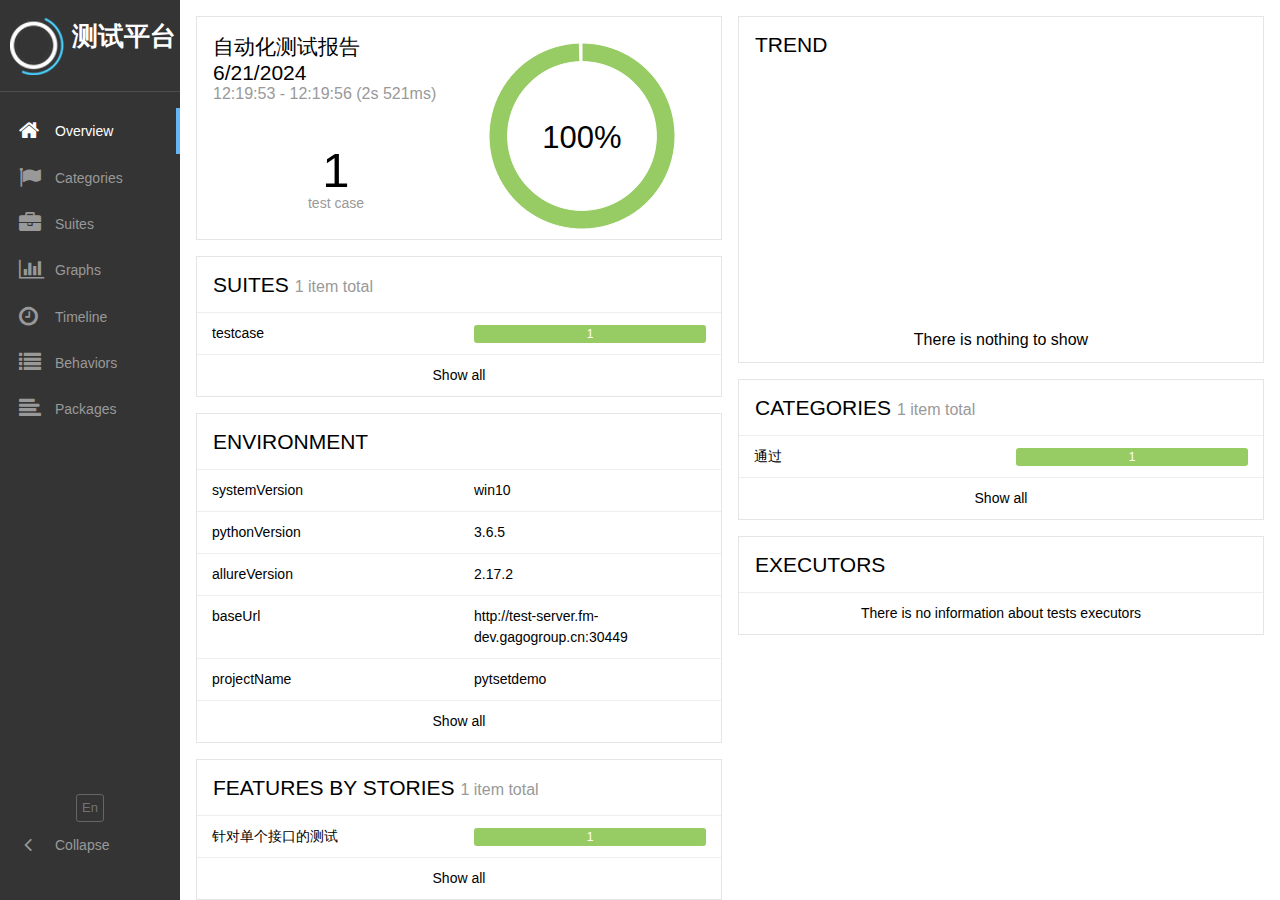
<file: report/index.html>
<!DOCTYPE html>
<html dir="ltr">
<head>
    <meta charset="utf-8">
    <title>自动化测试报告</title>
    <link rel="favicon" href="favicon.ico?v=2">
    <link rel="stylesheet" type="text/css" href="styles.css">
        <link rel="stylesheet" href="plugins/screen-diff/styles.css">
    <link rel="stylesheet" href="plugins/custom-logo/styles.css">
</head>
<body>
<div id="alert"></div>
<div id="content">
    <span class="spinner">
        <span class="spinner__circle"></span>
    </span>
</div>
<div id="popup"></div>
<script src="app.js"></script>
    <script src="plugins/behaviors/index.js"></script>
    <script src="plugins/packages/index.js"></script>
    <script src="plugins/screen-diff/index.js"></script>
</body>
</html>
</file>
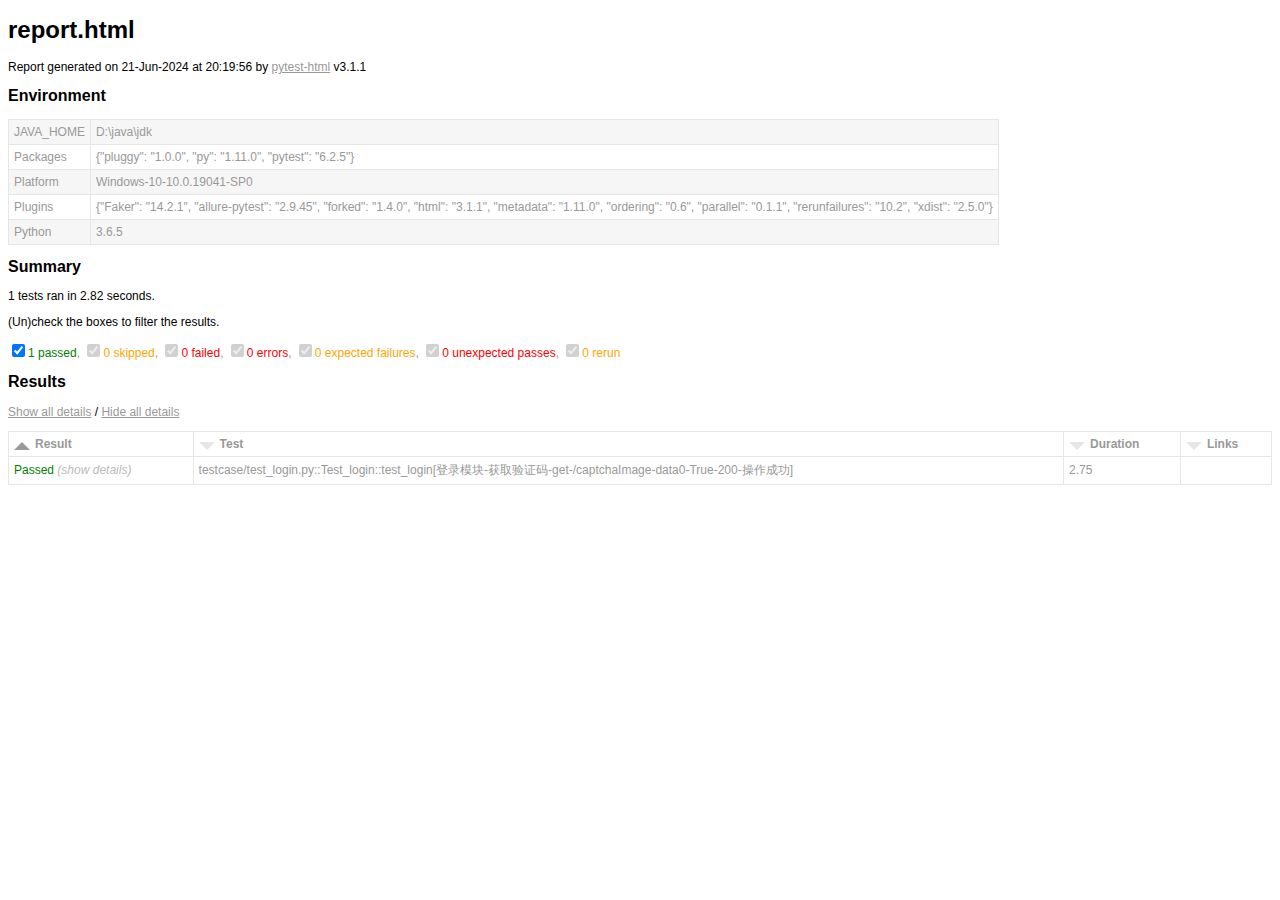
<file: html_report/report.html>
<!DOCTYPE html>
<html>
  <head>
    <meta charset="utf-8"/>
    <title>Test Report</title>
    <link href="assets/style.css" rel="stylesheet" type="text/css"/></head>
  <body onLoad="init()">
    <script>/* This Source Code Form is subject to the terms of the Mozilla Public
 * License, v. 2.0. If a copy of the MPL was not distributed with this file,
 * You can obtain one at http://mozilla.org/MPL/2.0/. */


function toArray(iter) {
    if (iter === null) {
        return null;
    }
    return Array.prototype.slice.call(iter);
}

function find(selector, elem) { // eslint-disable-line no-redeclare
    if (!elem) {
        elem = document;
    }
    return elem.querySelector(selector);
}

function findAll(selector, elem) {
    if (!elem) {
        elem = document;
    }
    return toArray(elem.querySelectorAll(selector));
}

function sortColumn(elem) {
    toggleSortStates(elem);
    const colIndex = toArray(elem.parentNode.childNodes).indexOf(elem);
    let key;
    if (elem.classList.contains('result')) {
        key = keyResult;
    } else if (elem.classList.contains('links')) {
        key = keyLink;
    } else {
        key = keyAlpha;
    }
    sortTable(elem, key(colIndex));
}

function showAllExtras() { // eslint-disable-line no-unused-vars
    findAll('.col-result').forEach(showExtras);
}

function hideAllExtras() { // eslint-disable-line no-unused-vars
    findAll('.col-result').forEach(hideExtras);
}

function showExtras(colresultElem) {
    const extras = colresultElem.parentNode.nextElementSibling;
    const expandcollapse = colresultElem.firstElementChild;
    extras.classList.remove('collapsed');
    expandcollapse.classList.remove('expander');
    expandcollapse.classList.add('collapser');
}

function hideExtras(colresultElem) {
    const extras = colresultElem.parentNode.nextElementSibling;
    const expandcollapse = colresultElem.firstElementChild;
    extras.classList.add('collapsed');
    expandcollapse.classList.remove('collapser');
    expandcollapse.classList.add('expander');
}

function showFilters() {
    const filterItems = document.getElementsByClassName('filter');
    for (let i = 0; i < filterItems.length; i++)
        filterItems[i].hidden = false;
}

function addCollapse() {
    // Add links for show/hide all
    const resulttable = find('table#results-table');
    const showhideall = document.createElement('p');
    showhideall.innerHTML = '<a href="javascript:showAllExtras()">Show all details</a> / ' +
                            '<a href="javascript:hideAllExtras()">Hide all details</a>';
    resulttable.parentElement.insertBefore(showhideall, resulttable);

    // Add show/hide link to each result
    findAll('.col-result').forEach(function(elem) {
        const collapsed = getQueryParameter('collapsed') || 'Passed';
        const extras = elem.parentNode.nextElementSibling;
        const expandcollapse = document.createElement('span');
        if (extras.classList.contains('collapsed')) {
            expandcollapse.classList.add('expander');
        } else if (collapsed.includes(elem.innerHTML)) {
            extras.classList.add('collapsed');
            expandcollapse.classList.add('expander');
        } else {
            expandcollapse.classList.add('collapser');
        }
        elem.appendChild(expandcollapse);

        elem.addEventListener('click', function(event) {
            if (event.currentTarget.parentNode.nextElementSibling.classList.contains('collapsed')) {
                showExtras(event.currentTarget);
            } else {
                hideExtras(event.currentTarget);
            }
        });
    });
}

function getQueryParameter(name) {
    const match = RegExp('[?&]' + name + '=([^&]*)').exec(window.location.search);
    return match && decodeURIComponent(match[1].replace(/\+/g, ' '));
}

function init () { // eslint-disable-line no-unused-vars
    resetSortHeaders();

    addCollapse();

    showFilters();

    sortColumn(find('.initial-sort'));

    findAll('.sortable').forEach(function(elem) {
        elem.addEventListener('click',
            function() {
                sortColumn(elem);
            }, false);
    });
}

function sortTable(clicked, keyFunc) {
    const rows = findAll('.results-table-row');
    const reversed = !clicked.classList.contains('asc');
    const sortedRows = sort(rows, keyFunc, reversed);
    /* Whole table is removed here because browsers acts much slower
     * when appending existing elements.
     */
    const thead = document.getElementById('results-table-head');
    document.getElementById('results-table').remove();
    const parent = document.createElement('table');
    parent.id = 'results-table';
    parent.appendChild(thead);
    sortedRows.forEach(function(elem) {
        parent.appendChild(elem);
    });
    document.getElementsByTagName('BODY')[0].appendChild(parent);
}

function sort(items, keyFunc, reversed) {
    const sortArray = items.map(function(item, i) {
        return [keyFunc(item), i];
    });

    sortArray.sort(function(a, b) {
        const keyA = a[0];
        const keyB = b[0];

        if (keyA == keyB) return 0;

        if (reversed) {
            return keyA < keyB ? 1 : -1;
        } else {
            return keyA > keyB ? 1 : -1;
        }
    });

    return sortArray.map(function(item) {
        const index = item[1];
        return items[index];
    });
}

function keyAlpha(colIndex) {
    return function(elem) {
        return elem.childNodes[1].childNodes[colIndex].firstChild.data.toLowerCase();
    };
}

function keyLink(colIndex) {
    return function(elem) {
        const dataCell = elem.childNodes[1].childNodes[colIndex].firstChild;
        return dataCell == null ? '' : dataCell.innerText.toLowerCase();
    };
}

function keyResult(colIndex) {
    return function(elem) {
        const strings = ['Error', 'Failed', 'Rerun', 'XFailed', 'XPassed',
            'Skipped', 'Passed'];
        return strings.indexOf(elem.childNodes[1].childNodes[colIndex].firstChild.data);
    };
}

function resetSortHeaders() {
    findAll('.sort-icon').forEach(function(elem) {
        elem.parentNode.removeChild(elem);
    });
    findAll('.sortable').forEach(function(elem) {
        const icon = document.createElement('div');
        icon.className = 'sort-icon';
        icon.textContent = 'vvv';
        elem.insertBefore(icon, elem.firstChild);
        elem.classList.remove('desc', 'active');
        elem.classList.add('asc', 'inactive');
    });
}

function toggleSortStates(elem) {
    //if active, toggle between asc and desc
    if (elem.classList.contains('active')) {
        elem.classList.toggle('asc');
        elem.classList.toggle('desc');
    }

    //if inactive, reset all other functions and add ascending active
    if (elem.classList.contains('inactive')) {
        resetSortHeaders();
        elem.classList.remove('inactive');
        elem.classList.add('active');
    }
}

function isAllRowsHidden(value) {
    return value.hidden == false;
}

function filterTable(elem) { // eslint-disable-line no-unused-vars
    const outcomeAtt = 'data-test-result';
    const outcome = elem.getAttribute(outcomeAtt);
    const classOutcome = outcome + ' results-table-row';
    const outcomeRows = document.getElementsByClassName(classOutcome);

    for(let i = 0; i < outcomeRows.length; i++){
        outcomeRows[i].hidden = !elem.checked;
    }

    const rows = findAll('.results-table-row').filter(isAllRowsHidden);
    const allRowsHidden = rows.length == 0 ? true : false;
    const notFoundMessage = document.getElementById('not-found-message');
    notFoundMessage.hidden = !allRowsHidden;
}
</script>
    <h1>report.html</h1>
    <p>Report generated on 21-Jun-2024 at 20:19:56 by <a href="https://pypi.python.org/pypi/pytest-html">pytest-html</a> v3.1.1</p>
    <h2>Environment</h2>
    <table id="environment">
      <tr>
        <td>JAVA_HOME</td>
        <td>D:\java\jdk</td></tr>
      <tr>
        <td>Packages</td>
        <td>{"pluggy": "1.0.0", "py": "1.11.0", "pytest": "6.2.5"}</td></tr>
      <tr>
        <td>Platform</td>
        <td>Windows-10-10.0.19041-SP0</td></tr>
      <tr>
        <td>Plugins</td>
        <td>{"Faker": "14.2.1", "allure-pytest": "2.9.45", "forked": "1.4.0", "html": "3.1.1", "metadata": "1.11.0", "ordering": "0.6", "parallel": "0.1.1", "rerunfailures": "10.2", "xdist": "2.5.0"}</td></tr>
      <tr>
        <td>Python</td>
        <td>3.6.5</td></tr></table>
    <h2>Summary</h2>
    <p>1 tests ran in 2.82 seconds. </p>
    <p class="filter" hidden="true">(Un)check the boxes to filter the results.</p><input checked="true" class="filter" data-test-result="passed" hidden="true" name="filter_checkbox" onChange="filterTable(this)" type="checkbox"/><span class="passed">1 passed</span>, <input checked="true" class="filter" data-test-result="skipped" disabled="true" hidden="true" name="filter_checkbox" onChange="filterTable(this)" type="checkbox"/><span class="skipped">0 skipped</span>, <input checked="true" class="filter" data-test-result="failed" disabled="true" hidden="true" name="filter_checkbox" onChange="filterTable(this)" type="checkbox"/><span class="failed">0 failed</span>, <input checked="true" class="filter" data-test-result="error" disabled="true" hidden="true" name="filter_checkbox" onChange="filterTable(this)" type="checkbox"/><span class="error">0 errors</span>, <input checked="true" class="filter" data-test-result="xfailed" disabled="true" hidden="true" name="filter_checkbox" onChange="filterTable(this)" type="checkbox"/><span class="xfailed">0 expected failures</span>, <input checked="true" class="filter" data-test-result="xpassed" disabled="true" hidden="true" name="filter_checkbox" onChange="filterTable(this)" type="checkbox"/><span class="xpassed">0 unexpected passes</span>, <input checked="true" class="filter" data-test-result="rerun" disabled="true" hidden="true" name="filter_checkbox" onChange="filterTable(this)" type="checkbox"/><span class="rerun">0 rerun</span>
    <h2>Results</h2>
    <table id="results-table">
      <thead id="results-table-head">
        <tr>
          <th class="sortable result initial-sort" col="result">Result</th>
          <th class="sortable" col="name">Test</th>
          <th class="sortable" col="duration">Duration</th>
          <th class="sortable links" col="links">Links</th></tr>
        <tr hidden="true" id="not-found-message">
          <th colspan="4">No results found. Try to check the filters</th></tr></thead>
      <tbody class="passed results-table-row">
        <tr>
          <td class="col-result">Passed</td>
          <td class="col-name">testcase/test_login.py::Test_login::test_login[登录模块-获取验证码-get-/captchaImage-data0-True-200-操作成功]</td>
          <td class="col-duration">2.75</td>
          <td class="col-links"></td></tr>
        <tr>
          <td class="extra" colspan="4">
            <div class="empty log">No log output captured.</div></td></tr></tbody></table></body></html>
</file>
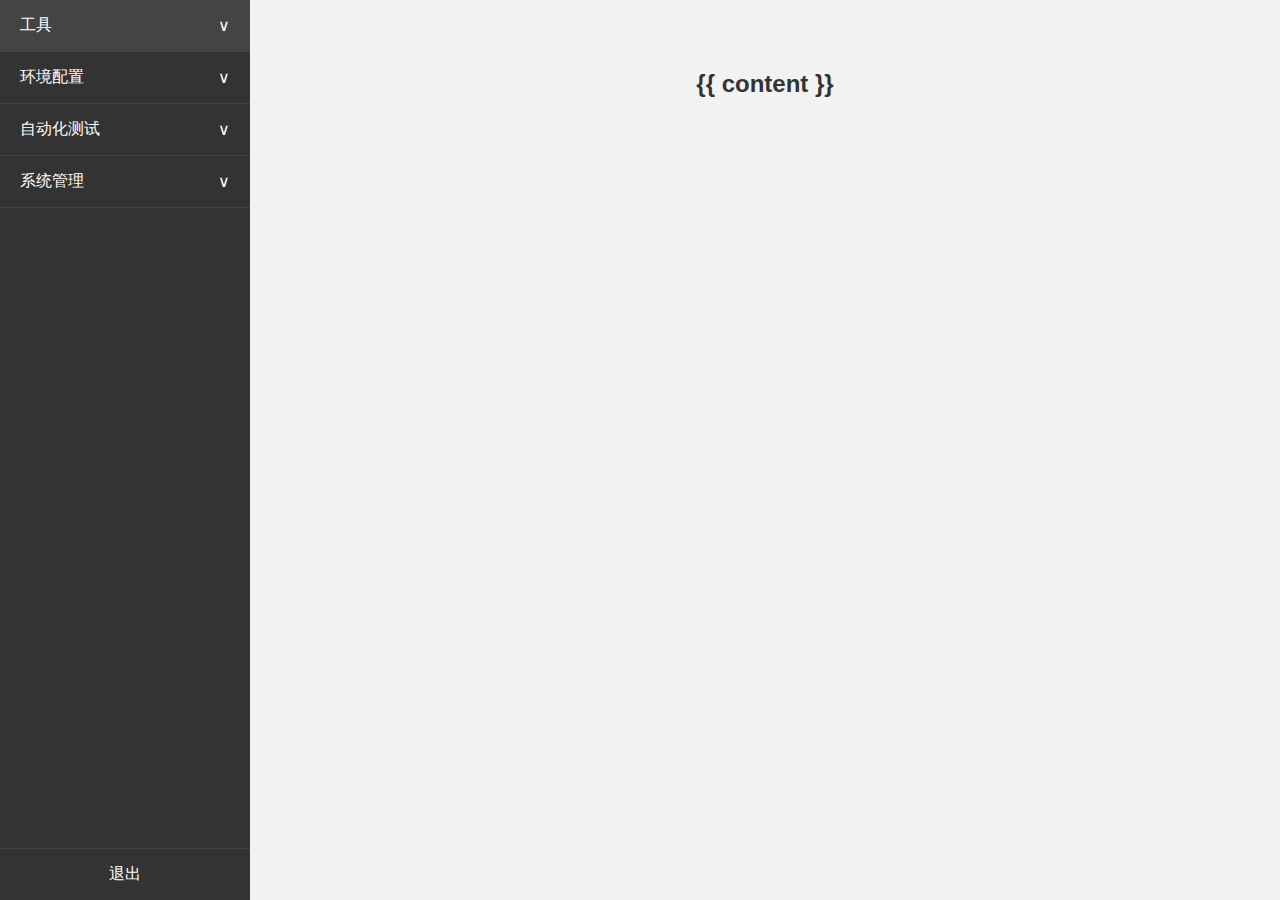
<file: templates/flatform.html>
<!DOCTYPE html>
<html lang="en">
<head>
    <meta charset="UTF-8">
    <meta name="viewport" content="width=device-width, initial-scale=1.0">
    <title>自动化测试平台</title>
    <style>
        body {
            font-family: Arial, sans-serif;
            background-color: #f2f2f2;
            margin: 0;
            padding: 0;
            display: flex;
            height: 100vh;
            overflow: hidden;
        }
        .sidebar {
            background-color: #333;
            color: #fff;
            width: 250px;
            height: 100%;
            position: fixed;
            overflow-y: auto;
            display: flex;
            flex-direction: column;
            justify-content: space-between;
        }
        .sidebar ul {
            list-style-type: none;
            padding: 0;
            margin: 0;
        }
        .sidebar li {
            padding: 15px 20px;
            border-bottom: 1px solid #444;
            cursor: pointer;
            display: flex;
            justify-content: space-between;
            align-items: center;
        }
        .sidebar li:hover {
            background-color: #444;
        }
        .sidebar .submenu {
            display: none;
            background-color: #555;
        }
        .sidebar .submenu li {
            padding-left: 40px;
        }
        .sidebar .submenu li:hover {
            background-color: #666;
        }
        .content {
            margin-left: 250px;
            padding: 20px;
            width: calc(100% - 250px);
            box-sizing: border-box;
        }
        .logout {
            padding: 15px 20px;
            border-top: 1px solid #444;
            cursor: pointer;
            text-align: center;
        }
        .logout:hover {
            background-color: #444;
        }
        .main-title {
            text-align: center;
            margin-top: 50px;
            font-size: 24px;
            color: #333;
        }
    </style>
</head>
<body>
    <div class="sidebar">
        <ul>
            <li onclick="location.href='/tools'">工具 <span>∨</span></li>
            <li onclick="location.href='/config'">环境配置 <span>∨</span></li>
            <li onclick="toggleSubmenu('automation')">自动化测试 <span>∨</span></li>
            <ul class="submenu" id="automation">
                <li onclick="location.href='/automation/interface'">接口管理</li>
                <li onclick="location.href='/automation/cases'">测试用例</li>
                <li onclick="location.href='/automation/reports'">测试报告</li>
            </ul>
            <li onclick="toggleSubmenu('system')">系统管理 <span>∨</span></li>
            <ul class="submenu" id="system">
                <li onclick="location.href='/system/account'">账号管理</li>
            </ul>
        </ul>
        <div class="logout" onclick="location.href='/logout'">退出</div>
    </div>
    <div class="content">
        <h2 class="main-title">{{ content }}</h2>
    </div>

    <script>
        function toggleSubmenu(submenuId) {
            var submenu = document.getElementById(submenuId);
            var icon = submenu.previousElementSibling.querySelector('span');
            if (submenu.style.display === 'block') {
                submenu.style.display = 'none';
                icon.textContent = '∨';
            } else {
                submenu.style.display = 'block';
                icon.textContent = '∧';
            }
        }
    </script>
</body>
</html>
</file>
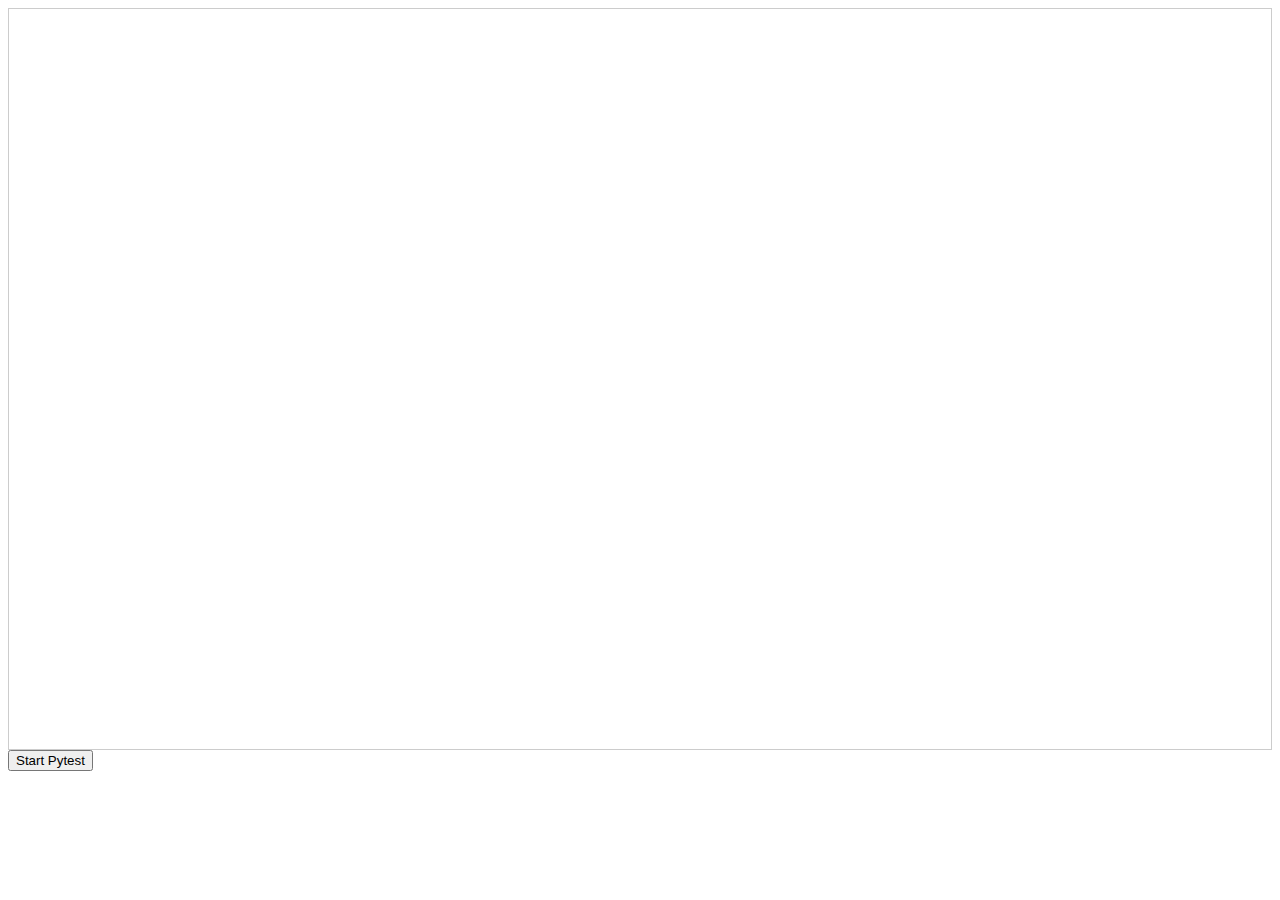
<file: templates/run_pytest.html>
<!-- templates/index.html -->
<!--暂时保留
<!DOCTYPE html>
<html>
<head>
    <title>Flask Run Button</title>
    <script src="https://ajax.googleapis.com/ajax/libs/jquery/3.5.1/jquery.min.js"></script>
</head>
<body>
    <button id="runButton">运行</button>
    <script>
        $(document).ready(function(){
            $('#runButton').click(function(){
                $.ajax({
                    type: 'POST',
                    url: '/run_test_button',
                    success: function(response){
                        $('#runButton').text('运行中...').attr('disabled', true);
                        // 可以在这里设置一个定时器，用来轮询 Flask 应用，检查任务是否完成，然后更新按钮状态
                    }
                });
            });
        });
    </script>
</body>
</html>
-->
<!-- templates/index.html -->

<!DOCTYPE html>
<html lang="en">
<head>
    <meta charset="UTF-8">
    <meta name="viewport" content="width=device-width, initial-scale=1.0">
    <title>Pytest Logs</title>
    <script src="https://cdn.socket.io/4.1.2/socket.io.min.js"></script>
    <script type="text/javascript">
        var socket = io();
        socket.on('connect', function() {
            console.log('Connected to server');
        });
        socket.on('pytest_log', function(data) {
            var logElement = document.getElementById('logs');
            logElement.textContent += data.log;
            logElement.scrollTop = logElement.scrollHeight;
        });

        function startPytest() {
            fetch('/start_pytest')
                .then(response => response.json())
                .then(data => console.log(data))
                .catch(error => console.error('Error starting pytest:', error));
        }
    </script>
    <style>
        #logs {
            white-space: pre-line; /* 保持换行和空格 */
            height: 80vh; /* 设置日志框高度 */
            overflow-y: scroll; /* 当内容超过框时添加滚动条 */
            border: 1px solid #ccc; /* 添加边界 */
            padding: 10px; /* 添加内边距 */
            font-family: 'Courier New', Courier, monospace; /* 设置字体 */
        }
    </style>
</head>
<body>
    <div id="logs"></div>
    <button onclick="startPytest()">Start Pytest</button>
</body>
</html>
</file>
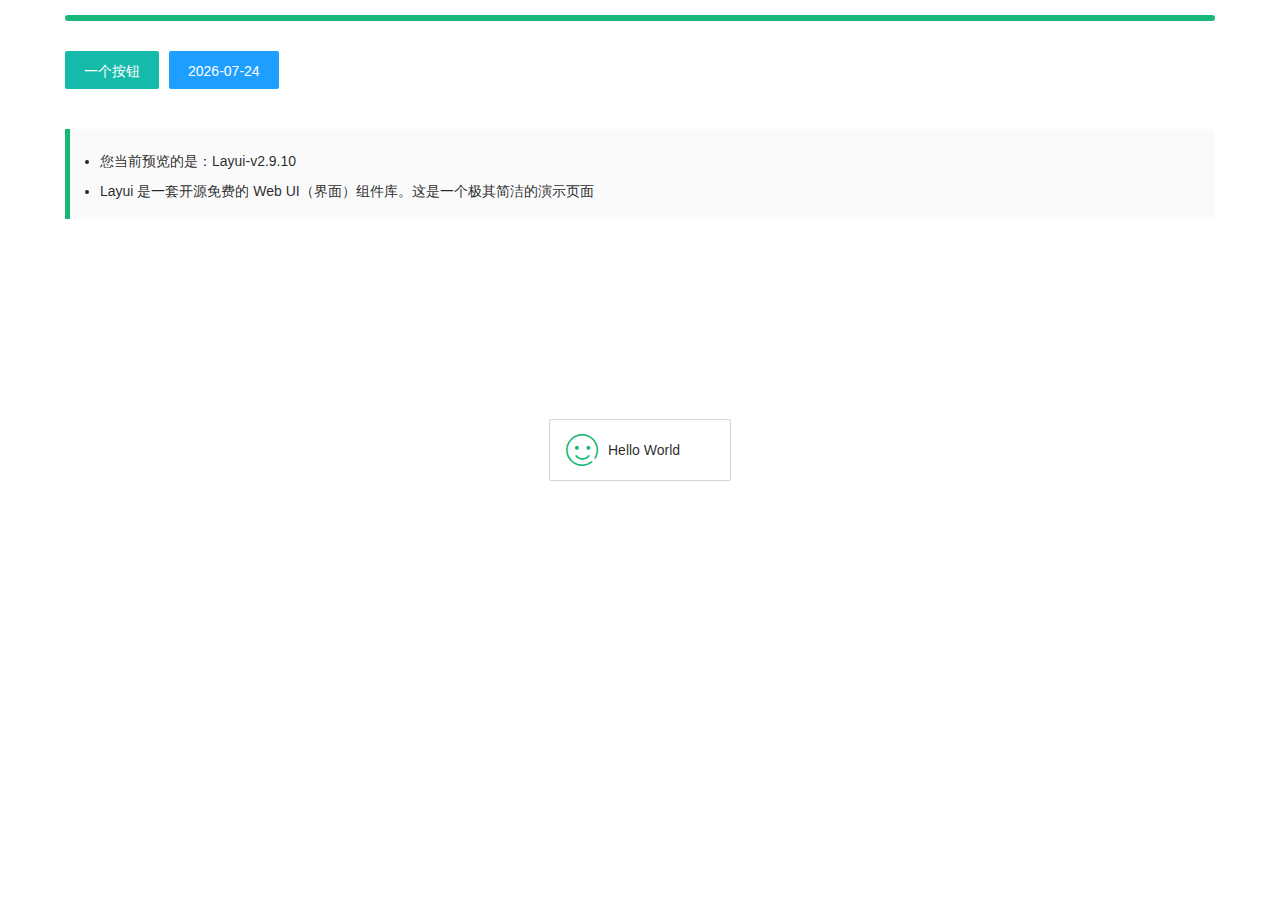
<file: static/layui/2.9.10/test.html>
<!DOCTYPE html>
<html>
<head>
  <meta charset="utf-8">
  <meta name="viewport" content="width=device-width, initial-scale=1, maximum-scale=1">
  <title>测试 - Layui</title>
  <link rel="stylesheet" href="layui/css/layui.css">
</head>
<body>

<div class="layui-container">
  <div class="layui-progress" style="margin: 15px 0 30px;">
    <div class="layui-progress-bar" lay-percent="100%"></div>
  </div>
  
  
  <div class="layui-btn-container">
    <button class="layui-btn" test-active="test-form">一个按钮</button>
    <button class="layui-btn layui-btn-normal" id="test2">当前日期</button>
  </div>
  
  <blockquote class="layui-elem-quote" style="margin-top: 30px;">
    <div class="layui-text">
      <ul>
        <li>您当前预览的是：<span>Layui-v<span id="version"></span></span></li>
        <li>Layui 是一套开源免费的 Web UI（界面）组件库。这是一个极其简洁的演示页面</li>
      </ul>
    </div>
  </blockquote>
</div>

<!-- body 末尾处引入 layui -->
<script src="layui/layui.js"></script>
<script>
layui.use(function(){
  var layer = layui.layer;
  var form = layui.form;
  var laydate = layui.laydate;
  var util = layui.util;
  
  // 欢迎信息
  layer.msg('Hello World', {icon: 6});
  
  // 输出版本号
  lay('#version').html(layui.v);
  
  // 日期
  laydate.render({
    elem: '#test2',
    value: new Date(),
    isInitValue: true
  });
  
  // 触发事件
  util.on('test-active', {
    'test-form': function(){
      layer.open({
        type: 1,
        resize: false,
        shadeClose: true,
        area: '350px',
        title: 'layer + form',
        content: ['<ul class="layui-form layui-form-pane" style="margin: 15px;">',
          '<li class="layui-form-item">',
            '<label class="layui-form-label">输入框</label>',
            '<div class="layui-input-block">',
              '<input class="layui-input" lay-verify="required" name="field1">',
            '</div>',
          '</li>',
          '<li class="layui-form-item">',
            '<label class="layui-form-label">选择框</label>',
            '<div class="layui-input-block">',
              '<select name="field2">',
                '<option value="A">A</option>',
                '<option value="B">B</option>',
              '<select>',
            '</div>',
          '</li>',
          '<li class="layui-form-item" style="text-align:center;">',
            '<button type="submit" lay-submit lay-filter="*" class="layui-btn">提交</button>',
          '</li>',
        '</ul>'].join(''),
        success: function(layero, index){
          layero.find('.layui-layer-content').css('overflow', 'visible');
          
          form.render().on('submit(*)', function(data){
            var field = data.field;
            
            // 显示填写的表单
            layer.msg(util.escape(JSON.stringify(field)), {
              icon: 1
            });
            // layer.close(index); //关闭层
          });
        }
      });
    }
  });
});
</script>
</body>
</html>
</file>
<file: report/plugins/screen-diff/styles.css>
.screen-diff__switchers {
  margin-bottom: 1em;
}

.screen-diff__switchers label + label {
  margin-left: 1em;
}

.screen-diff__overlay {
  position: relative;
  cursor: col-resize;
}

.screen-diff__container {
  overflow-x: auto;
}

.screen-diff__image-over {
  top: 0;
  left: 0;
  bottom: 0;
  background: #fff;
  position: absolute;
  overflow: hidden;
  box-shadow: 2px 0 1px -1px #aaa;
}

.screen-diff-error {
  color: #fd5a3e;
}
</file>
<file: report/plugins/custom-logo/styles.css>
.side-nav__brand {
  /*background: url('custom-logo.svg') no-repeat left center !important;*/
  background: url('logo1.png') no-repeat left center !important;
  margin-left: 10px;
  height: 60px;

}

.side-nav__brand span{
    display: none;
}
.side-nav__brand:after{
    content: "测试平台";    /*这是的内容对应的是我logo后面的内容，在接下来的截图中可以看到，如果不写这个样式，默认的就是allure*/
    margin-left: 22px;
  
}
</file>
<file: html_report/assets/style.css>
body {
  font-family: Helvetica, Arial, sans-serif;
  font-size: 12px;
  /* do not increase min-width as some may use split screens */
  min-width: 800px;
  color: #999;
}

h1 {
  font-size: 24px;
  color: black;
}

h2 {
  font-size: 16px;
  color: black;
}

p {
  color: black;
}

a {
  color: #999;
}

table {
  border-collapse: collapse;
}

/******************************
 * SUMMARY INFORMATION
 ******************************/
#environment td {
  padding: 5px;
  border: 1px solid #E6E6E6;
}
#environment tr:nth-child(odd) {
  background-color: #f6f6f6;
}

/******************************
 * TEST RESULT COLORS
 ******************************/
span.passed,
.passed .col-result {
  color: green;
}

span.skipped,
span.xfailed,
span.rerun,
.skipped .col-result,
.xfailed .col-result,
.rerun .col-result {
  color: orange;
}

span.error,
span.failed,
span.xpassed,
.error .col-result,
.failed .col-result,
.xpassed .col-result {
  color: red;
}

/******************************
 * RESULTS TABLE
 *
 * 1. Table Layout
 * 2. Extra
 * 3. Sorting items
 *
 ******************************/
/*------------------
 * 1. Table Layout
 *------------------*/
#results-table {
  border: 1px solid #e6e6e6;
  color: #999;
  font-size: 12px;
  width: 100%;
}
#results-table th,
#results-table td {
  padding: 5px;
  border: 1px solid #E6E6E6;
  text-align: left;
}
#results-table th {
  font-weight: bold;
}

/*------------------
 * 2. Extra
 *------------------*/
.log {
  background-color: #e6e6e6;
  border: 1px solid #e6e6e6;
  color: black;
  display: block;
  font-family: "Courier New", Courier, monospace;
  height: 230px;
  overflow-y: scroll;
  padding: 5px;
  white-space: pre-wrap;
}
.log:only-child {
  height: inherit;
}

div.image {
  border: 1px solid #e6e6e6;
  float: right;
  height: 240px;
  margin-left: 5px;
  overflow: hidden;
  width: 320px;
}
div.image img {
  width: 320px;
}

div.video {
  border: 1px solid #e6e6e6;
  float: right;
  height: 240px;
  margin-left: 5px;
  overflow: hidden;
  width: 320px;
}
div.video video {
  overflow: hidden;
  width: 320px;
  height: 240px;
}

.collapsed {
  display: none;
}

.expander::after {
  content: " (show details)";
  color: #BBB;
  font-style: italic;
  cursor: pointer;
}

.collapser::after {
  content: " (hide details)";
  color: #BBB;
  font-style: italic;
  cursor: pointer;
}

/*------------------
 * 3. Sorting items
 *------------------*/
.sortable {
  cursor: pointer;
}

.sort-icon {
  font-size: 0px;
  float: left;
  margin-right: 5px;
  margin-top: 5px;
  /*triangle*/
  width: 0;
  height: 0;
  border-left: 8px solid transparent;
  border-right: 8px solid transparent;
}
.inactive .sort-icon {
  /*finish triangle*/
  border-top: 8px solid #E6E6E6;
}
.asc.active .sort-icon {
  /*finish triangle*/
  border-bottom: 8px solid #999;
}
.desc.active .sort-icon {
  /*finish triangle*/
  border-top: 8px solid #999;
}
</file>
<file: static/layui/2.9.10/layui/css/layui.css>
blockquote,body,button,dd,div,dl,dt,form,h1,h2,h3,h4,h5,h6,input,li,ol,p,pre,td,textarea,th,ul{margin:0;padding:0;-webkit-tap-highlight-color:rgba(0,0,0,0)}a:active,a:hover{outline:0}img{display:inline-block;border:none;vertical-align:middle}li{list-style:none}table{border-collapse:collapse;border-spacing:0}h1,h2,h3,h4{font-weight:700}h5,h6{font-weight:500;font-size:100%}button,input,select,textarea{font-size:100%}button,input,optgroup,option,select,textarea{font-family:inherit;font-size:inherit;font-style:inherit;font-weight:inherit;outline:0}pre{white-space:pre-wrap;white-space:-moz-pre-wrap;white-space:-pre-wrap;white-space:-o-pre-wrap;word-wrap:break-word}body{line-height:1.6;color:#333;color:rgba(0,0,0,.85);font:14px Helvetica Neue,Helvetica,PingFang SC,Tahoma,Arial,sans-serif}hr{height:0;line-height:0;margin:10px 0;padding:0;border:none;border-bottom:1px solid #eee;clear:both;overflow:hidden;background:0 0}a{color:#333;text-decoration:none}a:hover{color:#777}a cite{font-style:normal;*cursor:pointer}.layui-border-box,.layui-border-box *{box-sizing:border-box}.layui-box,.layui-box *{box-sizing:content-box}.layui-clear{clear:both;*zoom:1}.layui-clear:after{content:'\20';clear:both;*zoom:1;display:block;height:0}.layui-clear-space{word-spacing:-5px}.layui-inline{position:relative;display:inline-block;*display:inline;*zoom:1;vertical-align:middle}.layui-edge{position:relative;display:inline-block;vertical-align:middle;width:0;height:0;border-width:6px;border-style:dashed;border-color:transparent;overflow:hidden}.layui-edge-top{top:-4px;border-bottom-color:#999;border-bottom-style:solid}.layui-edge-right{border-left-color:#999;border-left-style:solid}.layui-edge-bottom{top:2px;border-top-color:#999;border-top-style:solid}.layui-edge-left{border-right-color:#999;border-right-style:solid}.layui-elip{text-overflow:ellipsis;overflow:hidden;white-space:nowrap}.layui-disabled,.layui-icon,.layui-unselect{-moz-user-select:none;-webkit-user-select:none;-ms-user-select:none}.layui-disabled,.layui-disabled:hover{color:#d2d2d2!important;cursor:not-allowed!important}.layui-circle{border-radius:100%}.layui-show{display:block!important}.layui-hide{display:none!important}.layui-show-v{visibility:visible!important}.layui-hide-v{visibility:hidden!important}@font-face{font-family:layui-icon;src:url(../font/iconfont.eot?v=282);src:url(../font/iconfont.eot?v=282#iefix) format('embedded-opentype'),url(../font/iconfont.woff2?v=282) format('woff2'),url(../font/iconfont.woff?v=282) format('woff'),url(../font/iconfont.ttf?v=282) format('truetype'),url(../font/iconfont.svg?v=282#layui-icon) format('svg')}.layui-icon{font-family:layui-icon!important;font-size:16px;font-style:normal;-webkit-font-smoothing:antialiased;-moz-osx-font-smoothing:grayscale}.layui-icon-leaf:before{content:"\e701"}.layui-icon-folder:before{content:"\eabe"}.layui-icon-folder-open:before{content:"\eac1"}.layui-icon-gitee:before{content:"\e69b"}.layui-icon-github:before{content:"\e6a7"}.layui-icon-disabled:before{content:"\e6cc"}.layui-icon-moon:before{content:"\e6c2"}.layui-icon-error:before{content:"\e693"}.layui-icon-success:before{content:"\e697"}.layui-icon-question:before{content:"\e699"}.layui-icon-lock:before{content:"\e69a"}.layui-icon-eye:before{content:"\e695"}.layui-icon-eye-invisible:before{content:"\e696"}.layui-icon-backspace:before{content:"\e694"}.layui-icon-tips-fill:before{content:"\eb2e"}.layui-icon-test:before{content:"\e692"}.layui-icon-clear:before{content:"\e788"}.layui-icon-heart-fill:before{content:"\e68f"}.layui-icon-light:before{content:"\e748"}.layui-icon-music:before{content:"\e690"}.layui-icon-time:before{content:"\e68d"}.layui-icon-ie:before{content:"\e7bb"}.layui-icon-firefox:before{content:"\e686"}.layui-icon-at:before{content:"\e687"}.layui-icon-bluetooth:before{content:"\e689"}.layui-icon-chrome:before{content:"\e68a"}.layui-icon-edge:before{content:"\e68b"}.layui-icon-heart:before{content:"\e68c"}.layui-icon-key:before{content:"\e683"}.layui-icon-android:before{content:"\e684"}.layui-icon-mike:before{content:"\e6dc"}.layui-icon-mute:before{content:"\e685"}.layui-icon-gift:before{content:"\e627"}.layui-icon-windows:before{content:"\e67f"}.layui-icon-ios:before{content:"\e680"}.layui-icon-logout:before{content:"\e682"}.layui-icon-wifi:before{content:"\e7e0"}.layui-icon-rss:before{content:"\e808"}.layui-icon-email:before{content:"\e618"}.layui-icon-reduce-circle:before{content:"\e616"}.layui-icon-transfer:before{content:"\e691"}.layui-icon-service:before{content:"\e626"}.layui-icon-addition:before{content:"\e624"}.layui-icon-subtraction:before{content:"\e67e"}.layui-icon-slider:before{content:"\e714"}.layui-icon-print:before{content:"\e66d"}.layui-icon-export:before{content:"\e67d"}.layui-icon-cols:before{content:"\e610"}.layui-icon-screen-full:before{content:"\e622"}.layui-icon-screen-restore:before{content:"\e758"}.layui-icon-rate-half:before{content:"\e6c9"}.layui-icon-rate-solid:before{content:"\e67a"}.layui-icon-rate:before{content:"\e67b"}.layui-icon-cellphone:before{content:"\e678"}.layui-icon-vercode:before{content:"\e679"}.layui-icon-login-weibo:before{content:"\e675"}.layui-icon-login-qq:before{content:"\e676"}.layui-icon-login-wechat:before{content:"\e677"}.layui-icon-username:before{content:"\e66f"}.layui-icon-password:before{content:"\e673"}.layui-icon-refresh-3:before{content:"\e9aa"}.layui-icon-auz:before{content:"\e672"}.layui-icon-shrink-right:before{content:"\e668"}.layui-icon-spread-left:before{content:"\e66b"}.layui-icon-snowflake:before{content:"\e6b1"}.layui-icon-tips:before{content:"\e702"}.layui-icon-note:before{content:"\e66e"}.layui-icon-senior:before{content:"\e674"}.layui-icon-refresh-1:before{content:"\e666"}.layui-icon-refresh:before{content:"\e669"}.layui-icon-flag:before{content:"\e66c"}.layui-icon-theme:before{content:"\e66a"}.layui-icon-notice:before{content:"\e667"}.layui-icon-console:before{content:"\e665"}.layui-icon-website:before{content:"\e7ae"}.layui-icon-face-surprised:before{content:"\e664"}.layui-icon-set:before{content:"\e716"}.layui-icon-template:before{content:"\e663"}.layui-icon-app:before{content:"\e653"}.layui-icon-template-1:before{content:"\e656"}.layui-icon-home:before{content:"\e68e"}.layui-icon-female:before{content:"\e661"}.layui-icon-male:before{content:"\e662"}.layui-icon-tread:before{content:"\e6c5"}.layui-icon-praise:before{content:"\e6c6"}.layui-icon-rmb:before{content:"\e65e"}.layui-icon-more:before{content:"\e65f"}.layui-icon-camera:before{content:"\e660"}.layui-icon-cart-simple:before{content:"\e698"}.layui-icon-face-cry:before{content:"\e69c"}.layui-icon-face-smile:before{content:"\e6af"}.layui-icon-survey:before{content:"\e6b2"}.layui-icon-read:before{content:"\e705"}.layui-icon-location:before{content:"\e715"}.layui-icon-dollar:before{content:"\e659"}.layui-icon-diamond:before{content:"\e735"}.layui-icon-return:before{content:"\e65c"}.layui-icon-camera-fill:before{content:"\e65d"}.layui-icon-fire:before{content:"\e756"}.layui-icon-more-vertical:before{content:"\e671"}.layui-icon-cart:before{content:"\e657"}.layui-icon-star-fill:before{content:"\e658"}.layui-icon-prev:before{content:"\e65a"}.layui-icon-next:before{content:"\e65b"}.layui-icon-upload:before{content:"\e67c"}.layui-icon-upload-drag:before{content:"\e681"}.layui-icon-user:before{content:"\e770"}.layui-icon-file-b:before{content:"\e655"}.layui-icon-component:before{content:"\e857"}.layui-icon-find-fill:before{content:"\e670"}.layui-icon-loading:before{content:"\e63d"}.layui-icon-loading-1:before{content:"\e63e"}.layui-icon-add-1:before{content:"\e654"}.layui-icon-pause:before{content:"\e651"}.layui-icon-play:before{content:"\e652"}.layui-icon-video:before{content:"\e6ed"}.layui-icon-headset:before{content:"\e6fc"}.layui-icon-voice:before{content:"\e688"}.layui-icon-speaker:before{content:"\e645"}.layui-icon-fonts-del:before{content:"\e64f"}.layui-icon-fonts-html:before{content:"\e64b"}.layui-icon-fonts-code:before{content:"\e64e"}.layui-icon-fonts-strong:before{content:"\e62b"}.layui-icon-unlink:before{content:"\e64d"}.layui-icon-picture:before{content:"\e64a"}.layui-icon-link:before{content:"\e64c"}.layui-icon-face-smile-b:before{content:"\e650"}.layui-icon-align-center:before{content:"\e647"}.layui-icon-align-right:before{content:"\e648"}.layui-icon-align-left:before{content:"\e649"}.layui-icon-fonts-u:before{content:"\e646"}.layui-icon-fonts-i:before{content:"\e644"}.layui-icon-tabs:before{content:"\e62a"}.layui-icon-circle:before{content:"\e63f"}.layui-icon-radio:before{content:"\e643"}.layui-icon-share:before{content:"\e641"}.layui-icon-edit:before{content:"\e642"}.layui-icon-delete:before{content:"\e640"}.layui-icon-engine:before{content:"\e628"}.layui-icon-chart-screen:before{content:"\e629"}.layui-icon-chart:before{content:"\e62c"}.layui-icon-table:before{content:"\e62d"}.layui-icon-tree:before{content:"\e62e"}.layui-icon-upload-circle:before{content:"\e62f"}.layui-icon-templeate-1:before{content:"\e630"}.layui-icon-util:before{content:"\e631"}.layui-icon-layouts:before{content:"\e632"}.layui-icon-prev-circle:before{content:"\e633"}.layui-icon-carousel:before{content:"\e634"}.layui-icon-code-circle:before{content:"\e635"}.layui-icon-water:before{content:"\e636"}.layui-icon-date:before{content:"\e637"}.layui-icon-layer:before{content:"\e638"}.layui-icon-fonts-clear:before{content:"\e639"}.layui-icon-dialogue:before{content:"\e63a"}.layui-icon-cellphone-fine:before{content:"\e63b"}.layui-icon-form:before{content:"\e63c"}.layui-icon-file:before{content:"\e621"}.layui-icon-triangle-r:before{content:"\e623"}.layui-icon-triangle-d:before{content:"\e625"}.layui-icon-set-sm:before{content:"\e620"}.layui-icon-add-circle:before{content:"\e61f"}.layui-icon-layim-download:before{content:"\e61e"}.layui-icon-layim-uploadfile:before{content:"\e61d"}.layui-icon-404:before{content:"\e61c"}.layui-icon-about:before{content:"\e60b"}.layui-icon-layim-theme:before{content:"\e61b"}.layui-icon-down:before{content:"\e61a"}.layui-icon-up:before{content:"\e619"}.layui-icon-circle-dot:before{content:"\e617"}.layui-icon-set-fill:before{content:"\e614"}.layui-icon-search:before{content:"\e615"}.layui-icon-friends:before{content:"\e612"}.layui-icon-group:before{content:"\e613"}.layui-icon-reply-fill:before{content:"\e611"}.layui-icon-menu-fill:before{content:"\e60f"}.layui-icon-face-smile-fine:before{content:"\e60c"}.layui-icon-picture-fine:before{content:"\e60d"}.layui-icon-log:before{content:"\e60e"}.layui-icon-list:before{content:"\e60a"}.layui-icon-release:before{content:"\e609"}.layui-icon-add-circle-fine:before{content:"\e608"}.layui-icon-ok:before{content:"\e605"}.layui-icon-help:before{content:"\e607"}.layui-icon-chat:before{content:"\e606"}.layui-icon-top:before{content:"\e604"}.layui-icon-right:before{content:"\e602"}.layui-icon-left:before{content:"\e603"}.layui-icon-star:before{content:"\e600"}.layui-icon-download-circle:before{content:"\e601"}.layui-icon-close:before{content:"\1006"}.layui-icon-close-fill:before{content:"\1007"}.layui-icon-ok-circle:before{content:"\1005"}.layui-main{position:relative;width:1160px;margin:0 auto}.layui-header{position:relative;z-index:1000;height:60px}.layui-header a:hover{transition:all .5s;-webkit-transition:all .5s}.layui-side{position:fixed;left:0;top:0;bottom:0;z-index:999;width:200px;overflow-x:hidden}.layui-side-scroll{position:relative;width:220px;height:100%;overflow-x:hidden}.layui-body{position:relative;left:200px;right:0;top:0;bottom:0;z-index:900;width:auto;box-sizing:border-box}.layui-layout-body{overflow-x:hidden}.layui-layout-admin .layui-header{position:fixed;top:0;left:0;right:0;background-color:#23292e}.layui-layout-admin .layui-side{top:60px;width:200px;overflow-x:hidden}.layui-layout-admin .layui-body{position:absolute;top:60px;padding-bottom:44px}.layui-layout-admin .layui-main{width:auto;margin:0 15px}.layui-layout-admin .layui-footer{position:fixed;left:200px;right:0;bottom:0;z-index:990;height:44px;line-height:44px;padding:0 15px;box-shadow:-1px 0 4px rgb(0 0 0 / 12%);background-color:#fafafa}.layui-layout-admin .layui-logo{position:absolute;left:0;top:0;width:200px;height:100%;line-height:60px;text-align:center;color:#16baaa;font-size:16px;box-shadow:0 1px 2px 0 rgb(0 0 0 / 15%)}.layui-layout-admin .layui-header .layui-nav{background:0 0}.layui-layout-left{position:absolute!important;left:200px;top:0}.layui-layout-right{position:absolute!important;right:0;top:0}.layui-container{position:relative;margin:0 auto;box-sizing:border-box}.layui-fluid{position:relative;margin:0 auto;padding:0 15px}.layui-row:after,.layui-row:before{content:"";display:block;clear:both}.layui-col-lg1,.layui-col-lg10,.layui-col-lg11,.layui-col-lg12,.layui-col-lg2,.layui-col-lg3,.layui-col-lg4,.layui-col-lg5,.layui-col-lg6,.layui-col-lg7,.layui-col-lg8,.layui-col-lg9,.layui-col-md1,.layui-col-md10,.layui-col-md11,.layui-col-md12,.layui-col-md2,.layui-col-md3,.layui-col-md4,.layui-col-md5,.layui-col-md6,.layui-col-md7,.layui-col-md8,.layui-col-md9,.layui-col-sm1,.layui-col-sm10,.layui-col-sm11,.layui-col-sm12,.layui-col-sm2,.layui-col-sm3,.layui-col-sm4,.layui-col-sm5,.layui-col-sm6,.layui-col-sm7,.layui-col-sm8,.layui-col-sm9,.layui-col-xl1,.layui-col-xl10,.layui-col-xl11,.layui-col-xl12,.layui-col-xl2,.layui-col-xl3,.layui-col-xl4,.layui-col-xl5,.layui-col-xl6,.layui-col-xl7,.layui-col-xl8,.layui-col-xl9,.layui-col-xs1,.layui-col-xs10,.layui-col-xs11,.layui-col-xs12,.layui-col-xs2,.layui-col-xs3,.layui-col-xs4,.layui-col-xs5,.layui-col-xs6,.layui-col-xs7,.layui-col-xs8,.layui-col-xs9{position:relative;display:block;box-sizing:border-box}.layui-col-xs1,.layui-col-xs10,.layui-col-xs11,.layui-col-xs12,.layui-col-xs2,.layui-col-xs3,.layui-col-xs4,.layui-col-xs5,.layui-col-xs6,.layui-col-xs7,.layui-col-xs8,.layui-col-xs9{float:left}.layui-col-xs1{width:8.33333333%}.layui-col-xs2{width:16.66666667%}.layui-col-xs3{width:25%}.layui-col-xs4{width:33.33333333%}.layui-col-xs5{width:41.66666667%}.layui-col-xs6{width:50%}.layui-col-xs7{width:58.33333333%}.layui-col-xs8{width:66.66666667%}.layui-col-xs9{width:75%}.layui-col-xs10{width:83.33333333%}.layui-col-xs11{width:91.66666667%}.layui-col-xs12{width:100%}.layui-col-xs-offset1{margin-left:8.33333333%}.layui-col-xs-offset2{margin-left:16.66666667%}.layui-col-xs-offset3{margin-left:25%}.layui-col-xs-offset4{margin-left:33.33333333%}.layui-col-xs-offset5{margin-left:41.66666667%}.layui-col-xs-offset6{margin-left:50%}.layui-col-xs-offset7{margin-left:58.33333333%}.layui-col-xs-offset8{margin-left:66.66666667%}.layui-col-xs-offset9{margin-left:75%}.layui-col-xs-offset10{margin-left:83.33333333%}.layui-col-xs-offset11{margin-left:91.66666667%}.layui-col-xs-offset12{margin-left:100%}@media screen and (max-width:767.98px){.layui-container{padding:0 15px}.layui-hide-xs{display:none!important}.layui-show-xs-block{display:block!important}.layui-show-xs-inline{display:inline!important}.layui-show-xs-inline-block{display:inline-block!important}}@media screen and (min-width:768px){.layui-container{width:720px}.layui-hide-sm{display:none!important}.layui-show-sm-block{display:block!important}.layui-show-sm-inline{display:inline!important}.layui-show-sm-inline-block{display:inline-block!important}.layui-col-sm1,.layui-col-sm10,.layui-col-sm11,.layui-col-sm12,.layui-col-sm2,.layui-col-sm3,.layui-col-sm4,.layui-col-sm5,.layui-col-sm6,.layui-col-sm7,.layui-col-sm8,.layui-col-sm9{float:left}.layui-col-sm1{width:8.33333333%}.layui-col-sm2{width:16.66666667%}.layui-col-sm3{width:25%}.layui-col-sm4{width:33.33333333%}.layui-col-sm5{width:41.66666667%}.layui-col-sm6{width:50%}.layui-col-sm7{width:58.33333333%}.layui-col-sm8{width:66.66666667%}.layui-col-sm9{width:75%}.layui-col-sm10{width:83.33333333%}.layui-col-sm11{width:91.66666667%}.layui-col-sm12{width:100%}.layui-col-sm-offset1{margin-left:8.33333333%}.layui-col-sm-offset2{margin-left:16.66666667%}.layui-col-sm-offset3{margin-left:25%}.layui-col-sm-offset4{margin-left:33.33333333%}.layui-col-sm-offset5{margin-left:41.66666667%}.layui-col-sm-offset6{margin-left:50%}.layui-col-sm-offset7{margin-left:58.33333333%}.layui-col-sm-offset8{margin-left:66.66666667%}.layui-col-sm-offset9{margin-left:75%}.layui-col-sm-offset10{margin-left:83.33333333%}.layui-col-sm-offset11{margin-left:91.66666667%}.layui-col-sm-offset12{margin-left:100%}}@media screen and (min-width:992px){.layui-container{width:960px}.layui-hide-md{display:none!important}.layui-show-md-block{display:block!important}.layui-show-md-inline{display:inline!important}.layui-show-md-inline-block{display:inline-block!important}.layui-col-md1,.layui-col-md10,.layui-col-md11,.layui-col-md12,.layui-col-md2,.layui-col-md3,.layui-col-md4,.layui-col-md5,.layui-col-md6,.layui-col-md7,.layui-col-md8,.layui-col-md9{float:left}.layui-col-md1{width:8.33333333%}.layui-col-md2{width:16.66666667%}.layui-col-md3{width:25%}.layui-col-md4{width:33.33333333%}.layui-col-md5{width:41.66666667%}.layui-col-md6{width:50%}.layui-col-md7{width:58.33333333%}.layui-col-md8{width:66.66666667%}.layui-col-md9{width:75%}.layui-col-md10{width:83.33333333%}.layui-col-md11{width:91.66666667%}.layui-col-md12{width:100%}.layui-col-md-offset1{margin-left:8.33333333%}.layui-col-md-offset2{margin-left:16.66666667%}.layui-col-md-offset3{margin-left:25%}.layui-col-md-offset4{margin-left:33.33333333%}.layui-col-md-offset5{margin-left:41.66666667%}.layui-col-md-offset6{margin-left:50%}.layui-col-md-offset7{margin-left:58.33333333%}.layui-col-md-offset8{margin-left:66.66666667%}.layui-col-md-offset9{margin-left:75%}.layui-col-md-offset10{margin-left:83.33333333%}.layui-col-md-offset11{margin-left:91.66666667%}.layui-col-md-offset12{margin-left:100%}}@media screen and (min-width:1200px){.layui-container{width:1150px}.layui-hide-lg{display:none!important}.layui-show-lg-block{display:block!important}.layui-show-lg-inline{display:inline!important}.layui-show-lg-inline-block{display:inline-block!important}.layui-col-lg1,.layui-col-lg10,.layui-col-lg11,.layui-col-lg12,.layui-col-lg2,.layui-col-lg3,.layui-col-lg4,.layui-col-lg5,.layui-col-lg6,.layui-col-lg7,.layui-col-lg8,.layui-col-lg9{float:left}.layui-col-lg1{width:8.33333333%}.layui-col-lg2{width:16.66666667%}.layui-col-lg3{width:25%}.layui-col-lg4{width:33.33333333%}.layui-col-lg5{width:41.66666667%}.layui-col-lg6{width:50%}.layui-col-lg7{width:58.33333333%}.layui-col-lg8{width:66.66666667%}.layui-col-lg9{width:75%}.layui-col-lg10{width:83.33333333%}.layui-col-lg11{width:91.66666667%}.layui-col-lg12{width:100%}.layui-col-lg-offset1{margin-left:8.33333333%}.layui-col-lg-offset2{margin-left:16.66666667%}.layui-col-lg-offset3{margin-left:25%}.layui-col-lg-offset4{margin-left:33.33333333%}.layui-col-lg-offset5{margin-left:41.66666667%}.layui-col-lg-offset6{margin-left:50%}.layui-col-lg-offset7{margin-left:58.33333333%}.layui-col-lg-offset8{margin-left:66.66666667%}.layui-col-lg-offset9{margin-left:75%}.layui-col-lg-offset10{margin-left:83.33333333%}.layui-col-lg-offset11{margin-left:91.66666667%}.layui-col-lg-offset12{margin-left:100%}}@media screen and (min-width:1400px){.layui-container{width:1330px}.layui-hide-xl{display:none!important}.layui-show-xl-block{display:block!important}.layui-show-xl-inline{display:inline!important}.layui-show-xl-inline-block{display:inline-block!important}.layui-col-xl1,.layui-col-xl10,.layui-col-xl11,.layui-col-xl12,.layui-col-xl2,.layui-col-xl3,.layui-col-xl4,.layui-col-xl5,.layui-col-xl6,.layui-col-xl7,.layui-col-xl8,.layui-col-xl9{float:left}.layui-col-xl1{width:8.33333333%}.layui-col-xl2{width:16.66666667%}.layui-col-xl3{width:25%}.layui-col-xl4{width:33.33333333%}.layui-col-xl5{width:41.66666667%}.layui-col-xl6{width:50%}.layui-col-xl7{width:58.33333333%}.layui-col-xl8{width:66.66666667%}.layui-col-xl9{width:75%}.layui-col-xl10{width:83.33333333%}.layui-col-xl11{width:91.66666667%}.layui-col-xl12{width:100%}.layui-col-xl-offset1{margin-left:8.33333333%}.layui-col-xl-offset2{margin-left:16.66666667%}.layui-col-xl-offset3{margin-left:25%}.layui-col-xl-offset4{margin-left:33.33333333%}.layui-col-xl-offset5{margin-left:41.66666667%}.layui-col-xl-offset6{margin-left:50%}.layui-col-xl-offset7{margin-left:58.33333333%}.layui-col-xl-offset8{margin-left:66.66666667%}.layui-col-xl-offset9{margin-left:75%}.layui-col-xl-offset10{margin-left:83.33333333%}.layui-col-xl-offset11{margin-left:91.66666667%}.layui-col-xl-offset12{margin-left:100%}}.layui-col-space1{margin:-.5px}.layui-col-space1>*{padding:.5px}.layui-col-space2{margin:-1px}.layui-col-space2>*{padding:1px}.layui-col-space4{margin:-2px}.layui-col-space4>*{padding:2px}.layui-col-space5{margin:-2.5px}.layui-col-space5>*{padding:2.5px}.layui-col-space6{margin:-3px}.layui-col-space6>*{padding:3px}.layui-col-space8{margin:-4px}.layui-col-space8>*{padding:4px}.layui-col-space10{margin:-5px}.layui-col-space10>*{padding:5px}.layui-col-space12{margin:-6px}.layui-col-space12>*{padding:6px}.layui-col-space14{margin:-7px}.layui-col-space14>*{padding:7px}.layui-col-space15{margin:-7.5px}.layui-col-space15>*{padding:7.5px}.layui-col-space16{margin:-8px}.layui-col-space16>*{padding:8px}.layui-col-space18{margin:-9px}.layui-col-space18>*{padding:9px}.layui-col-space20{margin:-10px}.layui-col-space20>*{padding:10px}.layui-col-space22{margin:-11px}.layui-col-space22>*{padding:11px}.layui-col-space24{margin:-12px}.layui-col-space24>*{padding:12px}.layui-col-space25{margin:-12.5px}.layui-col-space25>*{padding:12.5px}.layui-col-space26{margin:-13px}.layui-col-space26>*{padding:13px}.layui-col-space28{margin:-14px}.layui-col-space28>*{padding:14px}.layui-col-space30{margin:-15px}.layui-col-space30>*{padding:15px}.layui-col-space32{margin:-16px}.layui-col-space32>*{padding:16px}.layui-padding-1{padding:4px!important}.layui-padding-2{padding:8px!important}.layui-padding-3{padding:16px!important}.layui-padding-4{padding:32px!important}.layui-padding-5{padding:48px!important}.layui-margin-1{margin:4px!important}.layui-margin-2{margin:8px!important}.layui-margin-3{margin:16px!important}.layui-margin-4{margin:32px!important}.layui-margin-5{margin:48px!important}.layui-btn,.layui-input,.layui-select,.layui-textarea,.layui-upload-button{outline:0;-webkit-appearance:none;transition:all .3s;-webkit-transition:all .3s;box-sizing:border-box}.layui-elem-quote{margin-bottom:10px;padding:15px;line-height:1.8;border-left:5px solid #16b777;border-radius:0 2px 2px 0;background-color:#fafafa}.layui-quote-nm{border-style:solid;border-width:1px;border-left-width:5px;background:0 0}.layui-elem-field{margin-bottom:10px;padding:0;border-width:1px;border-style:solid}.layui-elem-field legend{margin-left:20px;padding:0 10px;font-size:20px}.layui-field-title{margin:16px 0;border-width:0;border-top-width:1px}.layui-field-box{padding:15px}.layui-field-title .layui-field-box{padding:10px 0}.layui-progress{position:relative;height:6px;border-radius:20px;background-color:#eee}.layui-progress-bar{position:absolute;left:0;top:0;width:0;max-width:100%;height:6px;border-radius:20px;text-align:right;background-color:#16b777;transition:all .3s;-webkit-transition:all .3s}.layui-progress-big,.layui-progress-big .layui-progress-bar{height:18px;line-height:18px}.layui-progress-text{position:relative;top:-20px;line-height:18px;font-size:12px;color:#5f5f5f}.layui-progress-big .layui-progress-text{position:static;padding:0 10px;color:#fff}.layui-collapse{border-width:1px;border-style:solid;border-radius:2px}.layui-colla-content,.layui-colla-item{border-top-width:1px;border-top-style:solid}.layui-colla-item:first-child{border-top:none}.layui-colla-title{position:relative;height:42px;line-height:42px;padding:0 15px 0 35px;color:#333;background-color:#fafafa;cursor:pointer;font-size:14px;overflow:hidden}.layui-colla-content{display:none;padding:10px 15px;line-height:1.6;color:#5f5f5f}.layui-colla-icon{position:absolute;left:15px;top:0;font-size:14px}.layui-card{margin-bottom:15px;border-radius:2px;background-color:#fff;box-shadow:0 1px 2px 0 rgba(0,0,0,.05)}.layui-card:last-child{margin-bottom:0}.layui-card-header{position:relative;height:42px;line-height:42px;padding:0 15px;border-bottom:1px solid #f8f8f8;color:#333;border-radius:2px 2px 0 0;font-size:14px}.layui-card-body{position:relative;padding:10px 15px;line-height:24px}.layui-card-body[pad15]{padding:15px}.layui-card-body[pad20]{padding:20px}.layui-card-body .layui-table{margin:5px 0}.layui-card .layui-tab{margin:0}.layui-panel{position:relative;border-width:1px;border-style:solid;border-radius:2px;box-shadow:1px 1px 4px rgb(0 0 0 / 8%);background-color:#fff;color:#5f5f5f}.layui-panel-window{position:relative;padding:15px;border-radius:0;border-top:5px solid #eee;background-color:#fff}.layui-auxiliar-moving{position:fixed;left:0;right:0;top:0;bottom:0;width:100%;height:100%;background:0 0;z-index:9999999999;-moz-user-select:none;-webkit-user-select:none;-ms-user-select:none;user-select:none}.layui-scrollbar-hide{overflow:hidden!important}.layui-bg-red{background-color:#ff5722!important;color:#fff!important}.layui-bg-orange{background-color:#ffb800!important;color:#fff!important}.layui-bg-green{background-color:#16baaa!important;color:#fff!important}.layui-bg-cyan{background-color:#2f4056!important;color:#fff!important}.layui-bg-blue{background-color:#1e9fff!important;color:#fff!important}.layui-bg-purple{background-color:#a233c6!important;color:#fff!important}.layui-bg-black{background-color:#2f363c!important;color:#fff!important}.layui-bg-gray{background-color:#fafafa!important;color:#5f5f5f!important}.layui-badge-rim,.layui-border,.layui-colla-content,.layui-colla-item,.layui-collapse,.layui-elem-field,.layui-form-pane .layui-form-item[pane],.layui-form-pane .layui-form-label,.layui-input,.layui-input-split,.layui-panel,.layui-quote-nm,.layui-select,.layui-tab-bar,.layui-tab-card,.layui-tab-title,.layui-tab-title .layui-this:after,.layui-textarea{border-color:#eee}.layui-border{border-width:1px;border-style:solid;color:#5f5f5f!important}.layui-border-red{border-width:1px;border-style:solid;border-color:#ff5722!important;color:#ff5722!important}.layui-border-orange{border-width:1px;border-style:solid;border-color:#ffb800!important;color:#ffb800!important}.layui-border-green{border-width:1px;border-style:solid;border-color:#16baaa!important;color:#16baaa!important}.layui-border-cyan{border-width:1px;border-style:solid;border-color:#2f4056!important;color:#2f4056!important}.layui-border-blue{border-width:1px;border-style:solid;border-color:#1e9fff!important;color:#1e9fff!important}.layui-border-purple{border-width:1px;border-style:solid;border-color:#a233c6!important;color:#a233c6!important}.layui-border-black{border-width:1px;border-style:solid;border-color:#2f363c!important;color:#2f363c!important}hr.layui-border-black,hr.layui-border-blue,hr.layui-border-cyan,hr.layui-border-green,hr.layui-border-orange,hr.layui-border-purple,hr.layui-border-red{border-width:0 0 1px}.layui-timeline-item:before{background-color:#eee}.layui-text{line-height:1.8;font-size:14px}.layui-text h1,.layui-text h2,.layui-text h3,.layui-text h4,.layui-text h5,.layui-text h6{color:#3a3a3a}.layui-text h1{font-size:32px}.layui-text h2{font-size:24px}.layui-text h3{font-size:18px}.layui-text h4{font-size:16px}.layui-text h5{font-size:14px}.layui-text h6{font-size:13px}.layui-text ol,.layui-text ul{padding-left:15px}.layui-text ul li{margin-top:5px;list-style-type:disc}.layui-text ol li{margin-top:5px;list-style-type:decimal}.layui-text-em,.layui-word-aux{color:#999!important;padding-left:5px!important;padding-right:5px!important}.layui-text p{margin:15px 0}.layui-text p:first-child{margin-top:0}.layui-text p:last-child{margin-bottom:0}.layui-text a:not(.layui-btn){color:#01aaed}.layui-text a:not(.layui-btn):hover{text-decoration:underline}.layui-text blockquote:not(.layui-elem-quote){padding:5px 15px;border-left:5px solid #eee}.layui-text pre>code:not(.layui-code){padding:15px;font-family:"Courier New",Consolas,"Lucida Console"}.layui-font-12{font-size:12px!important}.layui-font-13{font-size:13px!important}.layui-font-14{font-size:14px!important}.layui-font-16{font-size:16px!important}.layui-font-18{font-size:18px!important}.layui-font-20{font-size:20px!important}.layui-font-22{font-size:22px!important}.layui-font-24{font-size:24px!important}.layui-font-26{font-size:26px!important}.layui-font-28{font-size:28px!important}.layui-font-30{font-size:30px!important}.layui-font-32{font-size:32px!important}.layui-font-red{color:#ff5722!important}.layui-font-orange{color:#ffb800!important}.layui-font-green{color:#16baaa!important}.layui-font-cyan{color:#2f4056!important}.layui-font-blue{color:#01aaed!important}.layui-font-purple{color:#a233c6!important}.layui-font-black{color:#000!important}.layui-font-gray{color:#c2c2c2!important}.layui-btn{display:inline-block;vertical-align:middle;height:38px;line-height:38px;border:1px solid transparent;padding:0 18px;background-color:#16baaa;color:#fff;white-space:nowrap;text-align:center;font-size:14px;border-radius:2px;cursor:pointer;-moz-user-select:none;-webkit-user-select:none;-ms-user-select:none}.layui-btn:hover{opacity:.8;filter:alpha(opacity=80);color:#fff}.layui-btn:active{opacity:1;filter:alpha(opacity=100)}.layui-btn+.layui-btn{margin-left:10px}.layui-btn-container{word-spacing:-5px}.layui-btn-container .layui-btn{margin-right:10px;margin-bottom:10px;word-spacing:normal}.layui-btn-container .layui-btn+.layui-btn{margin-left:0}.layui-table .layui-btn-container .layui-btn{margin-bottom:9px}.layui-btn-radius{border-radius:100px}.layui-btn .layui-icon{padding:0 2px;vertical-align:middle\0;vertical-align:bottom}.layui-btn-primary{border-color:#d2d2d2;background:0 0;color:#5f5f5f}.layui-btn-primary:hover{border-color:#16baaa;color:#333}.layui-btn-normal{background-color:#1e9fff}.layui-btn-warm{background-color:#ffb800}.layui-btn-danger{background-color:#ff5722}.layui-btn-checked{background-color:#16b777}.layui-btn-disabled,.layui-btn-disabled:active,.layui-btn-disabled:hover{border-color:#eee!important;background-color:#fbfbfb!important;color:#d2d2d2!important;cursor:not-allowed!important;opacity:1}.layui-btn-lg{height:44px;line-height:44px;padding:0 25px;font-size:16px}.layui-btn-sm{height:30px;line-height:30px;padding:0 10px;font-size:12px}.layui-btn-xs{height:22px;line-height:22px;padding:0 5px;font-size:12px}.layui-btn-xs i{font-size:12px!important}.layui-btn-group{display:inline-block;vertical-align:middle;font-size:0}.layui-btn-group .layui-btn{margin-left:0!important;margin-right:0!important;border-left:1px solid rgba(255,255,255,.5);border-radius:0}.layui-btn-group .layui-btn-primary{border-left:none}.layui-btn-group .layui-btn-primary:hover{border-color:#d2d2d2;color:#16baaa}.layui-btn-group .layui-btn:first-child{border-left:none;border-radius:2px 0 0 2px}.layui-btn-group .layui-btn-primary:first-child{border-left:1px solid #d2d2d2}.layui-btn-group .layui-btn:last-child{border-radius:0 2px 2px 0}.layui-btn-group .layui-btn+.layui-btn{margin-left:0}.layui-btn-group+.layui-btn-group{margin-left:10px}.layui-btn-fluid{width:100%}.layui-input,.layui-select,.layui-textarea{height:38px;line-height:1.3;line-height:38px\9;border-width:1px;border-style:solid;background-color:#fff;color:rgba(0,0,0,.85);border-radius:2px}.layui-input::-webkit-input-placeholder,.layui-select::-webkit-input-placeholder,.layui-textarea::-webkit-input-placeholder{line-height:1.3}.layui-input,.layui-textarea{display:block;width:100%;padding-left:10px}.layui-input:hover,.layui-textarea:hover{border-color:#d2d2d2!important}.layui-input:focus,.layui-textarea:focus{border-color:#16b777!important;box-shadow:0 0 0 3px rgba(22,183,119,.08)}.layui-textarea{position:relative;min-height:100px;height:auto;line-height:20px;padding:6px 10px;resize:vertical}.layui-input[disabled],.layui-textarea[disabled]{background-color:#fafafa}.layui-select{padding:0 10px}.layui-form input[type=checkbox],.layui-form input[type=radio],.layui-form select{display:none}.layui-form [lay-ignore]{display:initial}.layui-form-item{position:relative;margin-bottom:15px;clear:both;*zoom:1}.layui-form-item:after{content:'\20';clear:both;*zoom:1;display:block;height:0}.layui-form-label{position:relative;float:left;display:block;padding:9px 15px;width:80px;font-weight:400;line-height:20px;text-align:right}.layui-form-label-col{display:block;float:none;padding:9px 0;line-height:20px;text-align:left}.layui-form-item .layui-inline{margin-bottom:5px;margin-right:10px}.layui-input-block,.layui-input-inline{position:relative}.layui-input-block{margin-left:110px;min-height:36px}.layui-input-inline{display:inline-block;vertical-align:middle}.layui-form-item .layui-input-inline{float:left;width:190px;margin-right:10px}.layui-form-text .layui-input-inline{width:auto}.layui-form-mid{position:relative;float:left;display:block;padding:9px 0!important;line-height:20px;margin-right:10px}.layui-form-danger+.layui-form-select .layui-input,.layui-form-danger:focus{border-color:#ff5722!important;box-shadow:0 0 0 3px rgba(255,87,34,.08)}.layui-input-prefix,.layui-input-split,.layui-input-suffix,.layui-input-suffix .layui-input-affix{position:absolute;right:0;top:0;padding:0 10px;width:35px;height:100%;text-align:center;transition:all .3s;box-sizing:border-box}.layui-input-prefix{left:0;border-radius:2px 0 0 2px}.layui-input-suffix{right:0;border-radius:0 2px 2px 0}.layui-input-split{border-width:1px;border-style:solid}.layui-input-prefix .layui-icon,.layui-input-split .layui-icon,.layui-input-suffix .layui-icon{position:relative;font-size:16px;color:#5f5f5f;transition:all .3s}.layui-input-group{position:relative;display:table;box-sizing:border-box}.layui-input-group>*{display:table-cell;vertical-align:middle;position:relative}.layui-input-group .layui-input{padding-right:15px}.layui-input-group>.layui-input-prefix{width:auto;border-right:0}.layui-input-group>.layui-input-suffix{width:auto;border-left:0}.layui-input-group .layui-input-split{white-space:nowrap}.layui-input-wrap{position:relative;line-height:38px}.layui-input-wrap .layui-input{padding-right:35px}.layui-input-wrap .layui-input::-ms-clear,.layui-input-wrap .layui-input::-ms-reveal{display:none}.layui-input-wrap .layui-input-prefix+.layui-input,.layui-input-wrap .layui-input-prefix~* .layui-input{padding-left:35px}.layui-input-wrap .layui-input-split+.layui-input,.layui-input-wrap .layui-input-split~* .layui-input{padding-left:45px}.layui-input-wrap .layui-input-prefix~.layui-form-select{position:static}.layui-input-wrap .layui-input-prefix,.layui-input-wrap .layui-input-split,.layui-input-wrap .layui-input-suffix{pointer-events:none}.layui-input-wrap .layui-input:hover+.layui-input-split{border-color:#d2d2d2}.layui-input-wrap .layui-input:focus+.layui-input-split{border-color:#16b777}.layui-input-wrap .layui-input.layui-form-danger:focus+.layui-input-split{border-color:#ff5722}.layui-input-wrap .layui-input-prefix.layui-input-split{border-width:0;border-right-width:1px}.layui-input-wrap .layui-input-suffix.layui-input-split{border-width:0;border-left-width:1px}.layui-input-affix{line-height:38px}.layui-input-suffix .layui-input-affix{right:auto;left:-35px}.layui-input-affix .layui-icon{color:rgba(0,0,0,.8);pointer-events:auto!important;cursor:pointer}.layui-input-affix .layui-icon-clear{color:rgba(0,0,0,.3)}.layui-input-affix .layui-icon:hover{color:rgba(0,0,0,.6)}.layui-input-wrap .layui-input-number{width:24px;padding:0}.layui-input-wrap .layui-input-number .layui-icon{position:absolute;right:0;width:100%;height:50%;line-height:normal;font-size:12px}.layui-input-wrap .layui-input-number .layui-icon:before{position:absolute;left:50%;top:50%;margin-top:-6px;margin-left:-6px}.layui-input-wrap .layui-input-number .layui-icon-up{top:0;border-bottom:1px solid #eee}.layui-input-wrap .layui-input-number .layui-icon-down{bottom:0}.layui-input-wrap .layui-input-number .layui-icon:hover{font-weight:700}.layui-input-wrap .layui-input[type=number]::-webkit-inner-spin-button,.layui-input-wrap .layui-input[type=number]::-webkit-outer-spin-button{-webkit-appearance:none!important}.layui-input-wrap .layui-input[type=number]{-moz-appearance:textfield}.layui-input-wrap .layui-input[type=number].layui-input-number-out-of-range{color:#ff5722}.layui-form-select{position:relative;color:#5f5f5f}.layui-form-select .layui-input{padding-right:30px;cursor:pointer}.layui-form-select .layui-edge{position:absolute;right:10px;top:50%;margin-top:-3px;cursor:pointer;border-width:6px;border-top-color:#c2c2c2;border-top-style:solid;transition:all .3s;-webkit-transition:all .3s}.layui-form-select dl{display:none;position:absolute;left:0;top:42px;padding:5px 0;z-index:899;min-width:100%;border:1px solid #eee;max-height:300px;overflow-y:auto;background-color:#fff;border-radius:2px;box-shadow:1px 1px 4px rgb(0 0 0 / 8%);box-sizing:border-box}.layui-form-select dl dd,.layui-form-select dl dt{padding:0 10px;line-height:36px;white-space:nowrap;overflow:hidden;text-overflow:ellipsis}.layui-form-select dl dt{font-size:12px;color:#999}.layui-form-select dl dd{cursor:pointer}.layui-form-select dl dd:hover{background-color:#f8f8f8;-webkit-transition:.5s all;transition:.5s all}.layui-form-select .layui-select-group dd{padding-left:20px}.layui-form-select dl dd.layui-select-tips{padding-left:10px!important;color:#999}.layui-form-select dl dd.layui-this{background-color:#f8f8f8;color:#16b777;font-weight:700}.layui-form-select dl dd.layui-disabled{background-color:#fff}.layui-form-selected dl{display:block}.layui-form-selected .layui-edge{margin-top:-9px;-webkit-transform:rotate(180deg);transform:rotate(180deg)}.layui-form-selected .layui-edge{margin-top:-3px\0}:root .layui-form-selected .layui-edge{margin-top:-9px\0/IE9}.layui-form-selectup dl{top:auto;bottom:42px}.layui-select-none{margin:5px 0;text-align:center;color:#999}.layui-select-disabled .layui-disabled{border-color:#eee!important}.layui-select-disabled .layui-edge{border-top-color:#d2d2d2}.layui-form-checkbox{position:relative;display:inline-block;vertical-align:middle;height:30px;line-height:30px;margin-right:10px;padding-right:30px;background-color:#fff;cursor:pointer;font-size:0;-webkit-transition:.1s linear;transition:.1s linear;box-sizing:border-box}.layui-form-checkbox>*{display:inline-block;vertical-align:middle}.layui-form-checkbox>div{padding:0 11px;font-size:14px;border-radius:2px 0 0 2px;background-color:#d2d2d2;color:#fff;overflow:hidden;white-space:nowrap;text-overflow:ellipsis}.layui-form-checkbox>div>.layui-icon{line-height:normal}.layui-form-checkbox:hover>div{background-color:#c2c2c2}.layui-form-checkbox>i{position:absolute;right:0;top:0;width:30px;height:100%;border:1px solid #d2d2d2;border-left:none;border-radius:0 2px 2px 0;color:#fff;color:rgba(255,255,255,0);font-size:20px;text-align:center;box-sizing:border-box}.layui-form-checkbox:hover>i{border-color:#c2c2c2;color:#c2c2c2}.layui-form-checked,.layui-form-checked:hover{border-color:#16b777}.layui-form-checked:hover>div,.layui-form-checked>div{background-color:#16b777}.layui-form-checked:hover>i,.layui-form-checked>i{color:#16b777}.layui-form-item .layui-form-checkbox{margin-top:4px}.layui-form-checkbox.layui-checkbox-disabled>div{background-color:#eee!important}.layui-form [lay-checkbox]{display:none}.layui-form-checkbox[lay-skin=primary]{height:auto!important;line-height:normal!important;min-width:18px;min-height:18px;border:none!important;margin-right:0;padding-left:24px;padding-right:0;background:0 0}.layui-form-checkbox[lay-skin=primary]>div{margin-top:-1px;padding-left:0;padding-right:15px;line-height:18px;background:0 0;color:#5f5f5f}.layui-form-checkbox[lay-skin=primary]>i{right:auto;left:0;width:16px;height:16px;line-height:14px;border:1px solid #d2d2d2;font-size:12px;border-radius:2px;background-color:#fff;-webkit-transition:.1s linear;transition:.1s linear}.layui-form-checkbox[lay-skin=primary]:hover>i{border-color:#16b777;color:#fff}.layui-form-checked[lay-skin=primary]>i{border-color:#16b777!important;background-color:#16b777;color:#fff}.layui-checkbox-disabled[lay-skin=primary]>div{background:0 0!important}.layui-form-checked.layui-checkbox-disabled[lay-skin=primary]>i{background:#eee!important;border-color:#eee!important}.layui-checkbox-disabled[lay-skin=primary]:hover>i{border-color:#d2d2d2}.layui-form-item .layui-form-checkbox[lay-skin=primary]{margin-top:10px}.layui-form-checkbox[lay-skin=primary]>.layui-icon-indeterminate{border-color:#16b777}.layui-form-checkbox[lay-skin=primary]>.layui-icon-indeterminate:before{content:'';display:inline-block;vertical-align:middle;position:relative;width:50%;height:1px;margin:-1px auto 0;background-color:#16b777}.layui-form-switch{position:relative;display:inline-block;vertical-align:middle;height:24px;line-height:22px;min-width:44px;padding:0 5px;margin-top:8px;border:1px solid #d2d2d2;border-radius:20px;cursor:pointer;box-sizing:border-box;background-color:#fff;-webkit-transition:.1s linear;transition:.1s linear}.layui-form-switch>i{position:absolute;left:5px;top:3px;width:16px;height:16px;border-radius:20px;background-color:#d2d2d2;-webkit-transition:.1s linear;transition:.1s linear}.layui-form-switch>div{position:relative;top:0;margin-left:21px;padding:0!important;text-align:center!important;color:#999!important;font-style:normal!important;font-size:12px}.layui-form-onswitch{border-color:#16b777;background-color:#16b777}.layui-form-onswitch>i{left:100%;margin-left:-21px;background-color:#fff}.layui-form-onswitch>div{margin-left:0;margin-right:21px;color:#fff!important}.layui-form-checkbox[lay-skin=none] *,.layui-form-radio[lay-skin=none] *{box-sizing:border-box}.layui-form-checkbox[lay-skin=none],.layui-form-radio[lay-skin=none]{position:relative;min-height:20px;margin:0;padding:0;height:auto;line-height:normal}.layui-form-checkbox[lay-skin=none]>div,.layui-form-radio[lay-skin=none]>div{position:relative;top:0;left:0;cursor:pointer;z-index:10;color:inherit;background-color:inherit}.layui-form-checkbox[lay-skin=none]>i,.layui-form-radio[lay-skin=none]>i{display:none}.layui-form-checkbox[lay-skin=none].layui-checkbox-disabled>div,.layui-form-radio[lay-skin=none].layui-radio-disabled>div{cursor:not-allowed}.layui-checkbox-disabled{border-color:#eee!important}.layui-checkbox-disabled>div{color:#c2c2c2!important}.layui-checkbox-disabled>i{border-color:#eee!important}.layui-checkbox-disabled:hover>i{color:#fff!important}.layui-form-radio{display:inline-block;vertical-align:middle;line-height:28px;margin:6px 10px 0 0;padding-right:10px;cursor:pointer;font-size:0}.layui-form-radio>*{display:inline-block;vertical-align:middle;font-size:14px}.layui-form-radio>i{margin-right:8px;font-size:22px;color:#c2c2c2}.layui-form-radio:hover>*,.layui-form-radioed,.layui-form-radioed>i{color:#16b777}.layui-radio-disabled>i{color:#eee!important}.layui-radio-disabled>*{color:#c2c2c2!important}.layui-form [lay-radio]{display:none}.layui-form-pane .layui-form-label{width:110px;padding:8px 15px;height:38px;line-height:20px;border-width:1px;border-style:solid;border-radius:2px 0 0 2px;text-align:center;background-color:#fafafa;overflow:hidden;white-space:nowrap;text-overflow:ellipsis;box-sizing:border-box}.layui-form-pane .layui-input-inline{margin-left:-1px}.layui-form-pane .layui-input-block{margin-left:110px;left:-1px}.layui-form-pane .layui-input{border-radius:0 2px 2px 0}.layui-form-pane .layui-form-text .layui-form-label{float:none;width:100%;border-radius:2px;box-sizing:border-box;text-align:left}.layui-form-pane .layui-form-text .layui-input-inline{display:block;margin:0;top:-1px;clear:both}.layui-form-pane .layui-form-text .layui-input-block{margin:0;left:0;top:-1px}.layui-form-pane .layui-form-text .layui-textarea{min-height:100px;border-radius:0 0 2px 2px}.layui-form-pane .layui-form-checkbox{margin:4px 0 4px 10px}.layui-form-pane .layui-form-radio,.layui-form-pane .layui-form-switch{margin-top:6px;margin-left:10px}.layui-form-pane .layui-form-item[pane]{position:relative;border-width:1px;border-style:solid}.layui-form-pane .layui-form-item[pane] .layui-form-label{position:absolute;left:0;top:0;height:100%;border-width:0;border-right-width:1px}.layui-form-pane .layui-form-item[pane] .layui-input-inline{margin-left:110px}@media screen and (max-width:450px){.layui-form-item .layui-form-label{text-overflow:ellipsis;overflow:hidden;white-space:nowrap}.layui-form-item .layui-inline{display:block;margin-right:0;margin-bottom:20px;clear:both}.layui-form-item .layui-inline:after{content:'\20';clear:both;display:block;height:0}.layui-form-item .layui-input-inline{display:block;float:none;left:-3px;width:auto!important;margin:0 0 10px 112px}.layui-form-item .layui-input-inline+.layui-form-mid{margin-left:110px;top:-5px;padding:0}.layui-form-item .layui-form-checkbox{margin-right:5px;margin-bottom:5px}}.layui-laypage{display:inline-block;*display:inline;*zoom:1;vertical-align:middle;margin:10px 0;font-size:0}.layui-laypage>a:first-child,.layui-laypage>a:first-child em{border-radius:2px 0 0 2px}.layui-laypage>a:last-child,.layui-laypage>a:last-child em{border-radius:0 2px 2px 0}.layui-laypage>:first-child{margin-left:0!important}.layui-laypage>:last-child{margin-right:0!important}.layui-laypage a,.layui-laypage button,.layui-laypage input,.layui-laypage select,.layui-laypage span{border:1px solid #eee}.layui-laypage a,.layui-laypage span{display:inline-block;*display:inline;*zoom:1;vertical-align:middle;padding:0 15px;height:28px;line-height:28px;margin:0 -1px 5px 0;background-color:#fff;color:#333;font-size:12px}.layui-laypage a[data-page]{color:#333}.layui-laypage a{text-decoration:none!important;cursor:pointer}.layui-laypage a:hover{color:#16baaa}.layui-laypage em{font-style:normal}.layui-laypage .layui-laypage-spr{color:#999;font-weight:700}.layui-laypage .layui-laypage-curr{position:relative}.layui-laypage .layui-laypage-curr em{position:relative;color:#fff}.layui-laypage .layui-laypage-curr .layui-laypage-em{position:absolute;left:-1px;top:-1px;padding:1px;width:100%;height:100%;background-color:#16baaa}.layui-laypage-em{border-radius:2px}.layui-laypage-next em,.layui-laypage-prev em{font-family:Sim sun;font-size:16px}.layui-laypage .layui-laypage-count,.layui-laypage .layui-laypage-limits,.layui-laypage .layui-laypage-refresh,.layui-laypage .layui-laypage-skip{margin-left:10px;margin-right:10px;padding:0;border:none}.layui-laypage .layui-laypage-limits,.layui-laypage .layui-laypage-refresh{vertical-align:top}.layui-laypage .layui-laypage-refresh i{font-size:18px;cursor:pointer}.layui-laypage select{height:22px;padding:3px;border-radius:2px;cursor:pointer}.layui-laypage .layui-laypage-skip{height:30px;line-height:30px;color:#999}.layui-laypage button,.layui-laypage input{height:30px;line-height:30px;border-radius:2px;vertical-align:top;background-color:#fff;box-sizing:border-box}.layui-laypage input{display:inline-block;width:40px;margin:0 10px;padding:0 3px;text-align:center}.layui-laypage input:focus,.layui-laypage select:focus{border-color:#16baaa!important}.layui-laypage button{margin-left:10px;padding:0 10px;cursor:pointer}.layui-flow-more{margin:10px 0;text-align:center;color:#999;font-size:14px;clear:both}.layui-flow-more a{height:32px;line-height:32px}.layui-flow-more a *{display:inline-block;vertical-align:top}.layui-flow-more a cite{padding:0 20px;border-radius:3px;background-color:#eee;color:#333;font-style:normal}.layui-flow-more a cite:hover{opacity:.8}.layui-flow-more a i{font-size:30px;color:#737383}.layui-table{width:100%;margin:10px 0;background-color:#fff;color:#5f5f5f}.layui-table tr{transition:all .3s;-webkit-transition:all .3s}.layui-table th{text-align:left;font-weight:600}.layui-table-mend{background-color:#fff}.layui-table-click,.layui-table-hover,.layui-table[lay-even] tbody tr:nth-child(even){background-color:#f8f8f8}.layui-table-checked{background-color:#dbfbf0}.layui-table-checked.layui-table-click,.layui-table-checked.layui-table-hover{background-color:#abf8dd}.layui-table td,.layui-table th,.layui-table-col-set,.layui-table-fixed-r,.layui-table-grid-down,.layui-table-header,.layui-table-mend,.layui-table-page,.layui-table-tips-main,.layui-table-tool,.layui-table-total,.layui-table-view,.layui-table[lay-skin=line],.layui-table[lay-skin=row]{border-width:1px;border-style:solid;border-color:#eee}.layui-table td,.layui-table th{position:relative;padding:9px 15px;min-height:20px;line-height:20px;font-size:14px}.layui-table[lay-skin=line] td,.layui-table[lay-skin=line] th{border-width:0;border-bottom-width:1px}.layui-table[lay-skin=row] td,.layui-table[lay-skin=row] th{border-width:0;border-right-width:1px}.layui-table[lay-skin=nob] td,.layui-table[lay-skin=nob] th{border:none}.layui-table img{max-width:100px}.layui-table[lay-size=lg] td,.layui-table[lay-size=lg] th{padding-top:15px;padding-right:30px;padding-bottom:15px;padding-left:30px}.layui-table-view .layui-table[lay-size=lg] .layui-table-cell{height:50px;line-height:40px}.layui-table[lay-size=sm] td,.layui-table[lay-size=sm] th{padding-top:5px;padding-right:10px;padding-bottom:5px;padding-left:10px;font-size:12px}.layui-table-view .layui-table[lay-size=sm] .layui-table-cell{height:30px;line-height:20px;padding-top:5px;padding-left:11px;padding-right:11px}.layui-table[lay-data],.layui-table[lay-options]{display:none}.layui-table-box{position:relative;overflow:hidden}.layui-table-view{clear:both}.layui-table-view .layui-table{position:relative;width:auto;margin:0;border:0;border-collapse:separate}.layui-table-view .layui-table[lay-skin=line]{border-width:0;border-right-width:1px}.layui-table-view .layui-table[lay-skin=row]{border-width:0;border-bottom-width:1px}.layui-table-view .layui-table td,.layui-table-view .layui-table th{padding:0;border-top:none;border-left:none}.layui-table-view .layui-table th [lay-event],.layui-table-view .layui-table th.layui-unselect .layui-table-cell span{cursor:pointer}.layui-table-view .layui-table td,.layui-table-view .layui-table th span{cursor:default}.layui-table-view .layui-table td[data-edit]{cursor:text}.layui-table-view .layui-table td[data-edit]:hover:after{position:absolute;left:0;top:0;width:100%;height:100%;box-sizing:border-box;border:1px solid #16b777;pointer-events:none;content:""}.layui-table-view .layui-form-checkbox[lay-skin=primary] i{width:18px;height:18px;line-height:16px}.layui-table-view .layui-form-radio{line-height:0;padding:0}.layui-table-view .layui-form-radio>i{margin:0;font-size:20px}.layui-table-init{position:absolute;left:0;top:0;right:0;bottom:0;margin:0;z-index:199;transition:opacity .1s;user-select:none;opacity:1}.layui-table-init.layui-hide-v{opacity:0}.layui-table-loading-icon{position:absolute;width:100%\0;left:50%;left:auto\0;top:50%;margin-top:-15px\0;transform:translate(-50%,-50%);transform:none\0;text-align:center}.layui-table-loading-icon .layui-icon{font-size:30px;color:#c2c2c2}.layui-table-header{border-width:0;border-bottom-width:1px;overflow:hidden}.layui-table-header .layui-table{margin-bottom:-1px}.layui-table-column{position:relative;width:100%;min-height:41px;padding:8px 16px;border-width:0;border-bottom-width:1px}.layui-table-column .layui-btn-container{margin-bottom:-8px}.layui-table-column .layui-btn-container .layui-btn{margin-right:8px;margin-bottom:8px}.layui-table-tool .layui-inline[lay-event]{position:relative;width:26px;height:26px;padding:5px;line-height:16px;margin-right:10px;text-align:center;color:#333;border:1px solid #ccc;cursor:pointer;-webkit-transition:.5s all;transition:.5s all}.layui-table-tool .layui-inline[lay-event]:hover{border:1px solid #999}.layui-table-tool-temp{padding-right:120px}.layui-table-tool-self{position:absolute;right:17px;top:10px}.layui-table-tool .layui-table-tool-self .layui-inline[lay-event]{margin:0 0 0 10px}.layui-table-tool-panel{position:absolute;top:29px;left:-1px;z-index:399;padding:5px 0!important;min-width:150px;min-height:40px;border:1px solid #d2d2d2;text-align:left;overflow-y:auto;background-color:#fff;box-shadow:0 2px 4px rgba(0,0,0,.12)}.layui-table-tool-panel li{padding:0 10px;margin:0!important;line-height:30px;list-style-type:none!important;white-space:nowrap;overflow:hidden;text-overflow:ellipsis;-webkit-transition:.5s all;transition:.5s all}.layui-table-tool-panel li .layui-form-checkbox[lay-skin=primary]{width:100%}.layui-table-tool-panel li:hover{background-color:#f8f8f8}.layui-table-tool-panel li .layui-form-checkbox[lay-skin=primary]{padding-left:28px}.layui-table-tool-panel li .layui-form-checkbox[lay-skin=primary] i{position:absolute;left:0;top:0}.layui-table-tool-panel li .layui-form-checkbox[lay-skin=primary] span{padding:0}.layui-table-tool .layui-table-tool-self .layui-table-tool-panel{left:auto;right:-1px}.layui-table-col-set{position:absolute;right:0;top:0;width:20px;height:100%;border-width:0;border-left-width:1px;background-color:#fff}.layui-table-sort{width:10px;height:20px;margin-left:5px;cursor:pointer!important}.layui-table-sort .layui-edge{position:absolute;left:5px;border-width:5px}.layui-table-sort .layui-table-sort-asc{top:3px;border-top:none;border-bottom-style:solid;border-bottom-color:#b2b2b2}.layui-table-sort .layui-table-sort-asc:hover{border-bottom-color:#5f5f5f}.layui-table-sort .layui-table-sort-desc{bottom:5px;border-bottom:none;border-top-style:solid;border-top-color:#b2b2b2}.layui-table-sort .layui-table-sort-desc:hover{border-top-color:#5f5f5f}.layui-table-sort[lay-sort=asc] .layui-table-sort-asc{border-bottom-color:#000}.layui-table-sort[lay-sort=desc] .layui-table-sort-desc{border-top-color:#000}.layui-table-cell{height:38px;line-height:28px;padding:6px 15px;position:relative;overflow:hidden;text-overflow:ellipsis;white-space:nowrap;box-sizing:border-box}.layui-table-cell .layui-form-checkbox[lay-skin=primary]{top:-1px;padding:0}.layui-table-cell .layui-form-checkbox[lay-skin=primary]>div{padding-left:24px}.layui-table-cell .layui-table-link{color:#01aaed}.layui-table-cell .layui-btn{vertical-align:inherit}.layui-table-cell[align=center]{-webkit-box-pack:center}.layui-table-cell[align=right]{-webkit-box-pack:end}.laytable-cell-checkbox,.laytable-cell-numbers,.laytable-cell-radio,.laytable-cell-space{text-align:center;-webkit-box-pack:center}.layui-table-body{position:relative;overflow:auto;margin-right:-1px;margin-bottom:-1px}.layui-table-body .layui-none{line-height:26px;padding:30px 15px;text-align:center;color:#999}.layui-table-fixed{position:absolute;left:0;top:0;z-index:101}.layui-table-fixed .layui-table-body{overflow:hidden}.layui-table-fixed-l{box-shadow:1px 0 8px rgba(0,0,0,.08)}.layui-table-fixed-r{left:auto;right:-1px;border-width:0;border-left-width:1px;box-shadow:-1px 0 8px rgba(0,0,0,.08)}.layui-table-fixed-r .layui-table-header{position:relative;overflow:visible}.layui-table-mend{position:absolute;right:-49px;top:0;height:100%;width:50px;border-width:0;border-left-width:1px}.layui-table-tool{position:relative;width:100%;min-height:50px;line-height:30px;padding:10px 15px;border-width:0;border-bottom-width:1px}.layui-table-tool .layui-btn-container{margin-bottom:-10px}.layui-table-total{margin-bottom:-1px;border-width:0;border-top-width:1px;overflow:hidden}.layui-table-page{border-width:0;border-top-width:1px;margin-bottom:-1px;white-space:nowrap;overflow:hidden}.layui-table-page>div{height:26px}.layui-table-page .layui-laypage{margin:0}.layui-table-page .layui-laypage a,.layui-table-page .layui-laypage span{height:26px;line-height:26px;margin-bottom:10px;border:none;background:0 0}.layui-table-page .layui-laypage a,.layui-table-page .layui-laypage span.layui-laypage-curr{padding:0 12px}.layui-table-page .layui-laypage span{margin-left:0;padding:0}.layui-table-page .layui-laypage .layui-laypage-prev{margin-left:-11px!important}.layui-table-page .layui-laypage .layui-laypage-curr .layui-laypage-em{left:0;top:0;padding:0}.layui-table-page .layui-laypage button,.layui-table-page .layui-laypage input{height:26px;line-height:26px}.layui-table-page .layui-laypage input{width:40px}.layui-table-page .layui-laypage button{padding:0 10px}.layui-table-page select{height:18px}.layui-table-pagebar{float:right;line-height:23px}.layui-table-pagebar .layui-btn-sm{margin-top:-1px}.layui-table-pagebar .layui-btn-xs{margin-top:2px}.layui-table-view select[lay-ignore]{display:inline-block}.layui-table-patch .layui-table-cell{padding:0;width:30px}.layui-table-edit{position:absolute;left:0;top:0;z-index:189;min-width:100%;min-height:100%;padding:5px 14px;border-radius:0;box-shadow:1px 1px 20px rgba(0,0,0,.15);background-color:#fff}.layui-table-edit:focus{border-color:#16b777!important}input.layui-input.layui-table-edit{height:100%}select.layui-table-edit{padding:0 0 0 10px;border-color:#d2d2d2}.layui-table-view .layui-form-checkbox,.layui-table-view .layui-form-radio,.layui-table-view .layui-form-switch{top:0;margin:0}.layui-table-view .layui-form-checkbox{top:-1px;height:26px;line-height:26px}.layui-table-view .layui-form-checkbox i{height:26px}.layui-table-grid .layui-table-cell{overflow:visible}.layui-table-grid-down{position:absolute;top:0;right:0;width:24px;height:100%;padding:5px 0;border-width:0;border-left-width:1px;text-align:center;background-color:#fff;color:#999;cursor:pointer}.layui-table-grid-down .layui-icon{position:absolute;top:50%;left:50%;margin:-8px 0 0 -8px;font-size:14px}.layui-table-grid-down:hover{background-color:#fbfbfb}.layui-table-expanded{height:95px}.layui-table-expanded .layui-table-cell,.layui-table-view .layui-table[lay-size=lg] .layui-table-expanded .layui-table-cell,.layui-table-view .layui-table[lay-size=sm] .layui-table-expanded .layui-table-cell{height:auto;max-height:94px;white-space:normal;text-overflow:clip}.layui-table-cell-c{position:absolute;bottom:-10px;right:50%;margin-right:-9px;width:20px;height:20px;line-height:18px;cursor:pointer;text-align:center;background-color:#fff;border:1px solid #eee;border-radius:50%;z-index:1000;transition:.3s all;font-size:14px}.layui-table-cell-c:hover{border-color:#16b777}.layui-table-expanded td:hover .layui-table-cell{overflow:auto}.layui-table-main>.layui-table>tbody>tr:last-child>td>.layui-table-cell-c{bottom:0}body .layui-table-tips .layui-layer-content{background:0 0;padding:0;box-shadow:0 1px 6px rgba(0,0,0,.12)}.layui-table-tips-main{margin:-49px 0 0 -1px;max-height:150px;padding:8px 15px;font-size:14px;overflow-y:scroll;background-color:#fff;color:#5f5f5f}.layui-table-tips-c{position:absolute;right:-3px;top:-13px;width:20px;height:20px;padding:3px;cursor:pointer;background-color:#5f5f5f;border-radius:50%;color:#fff}.layui-table-tips-c:hover{background-color:#777}.layui-table-tips-c:before{position:relative;right:-2px}.layui-table-tree-nodeIcon{max-width:20px}.layui-table-tree-nodeIcon>*{width:100%}.layui-table-tree-flexIcon,.layui-table-tree-nodeIcon{margin-right:2px}.layui-table-tree-flexIcon{cursor:pointer}.layui-upload-file{display:none!important;opacity:.01;filter:Alpha(opacity=1)}.layui-upload-list{margin:11px 0}.layui-upload-choose{max-width:200px;padding:0 10px;color:#999;font-size:14px;text-overflow:ellipsis;overflow:hidden;white-space:nowrap}.layui-upload-drag{position:relative;display:inline-block;padding:30px;border:1px dashed #e2e2e2;background-color:#fff;text-align:center;cursor:pointer;color:#999}.layui-upload-drag .layui-icon{font-size:50px;color:#16baaa}.layui-upload-drag[lay-over]{border-color:#16baaa}.layui-upload-form{display:inline-block}.layui-upload-iframe{position:absolute;width:0;height:0;border:0;visibility:hidden}.layui-upload-wrap{position:relative;display:inline-block;vertical-align:middle}.layui-upload-wrap .layui-upload-file{display:block!important;position:absolute;left:0;top:0;z-index:10;font-size:100px;width:100%;height:100%;opacity:.01;filter:Alpha(opacity=1);cursor:pointer}.layui-btn-container .layui-upload-choose{padding-left:0}.layui-menu{position:relative;margin:5px 0;background-color:#fff;box-sizing:border-box}.layui-menu *{box-sizing:border-box}.layui-menu li,.layui-menu-body-title,.layui-menu-body-title a{padding:5px 15px;color:initial}.layui-menu li{position:relative;margin:0 0 1px;line-height:26px;color:rgba(0,0,0,.8);font-size:14px;white-space:nowrap;cursor:pointer;transition:all .3s}.layui-menu li:hover{background-color:#f8f8f8}.layui-menu li.layui-disabled,.layui-menu li.layui-disabled *{background:0 0!important;color:#d2d2d2!important;cursor:not-allowed!important}.layui-menu-item-parent:hover>.layui-menu-body-panel{display:block;animation-name:layui-fadein;animation-duration:.3s;animation-fill-mode:both;animation-delay:.2s}.layui-menu-item-group>.layui-menu-body-title,.layui-menu-item-parent>.layui-menu-body-title{padding-right:38px}.layui-menu .layui-menu-item-divider:hover,.layui-menu .layui-menu-item-group:hover,.layui-menu .layui-menu-item-none:hover{background:0 0;cursor:default}.layui-menu .layui-menu-item-group>ul{margin:5px 0 -5px}.layui-menu .layui-menu-item-group>.layui-menu-body-title{color:rgba(0,0,0,.35);user-select:none}.layui-menu .layui-menu-item-none{color:rgba(0,0,0,.35);cursor:default}.layui-menu .layui-menu-item-none{text-align:center}.layui-menu .layui-menu-item-divider{margin:5px 0;padding:0;height:0;line-height:0;border-bottom:1px solid #eee;overflow:hidden}.layui-menu .layui-menu-item-down:hover,.layui-menu .layui-menu-item-up:hover{cursor:pointer}.layui-menu .layui-menu-item-up>.layui-menu-body-title{color:rgba(0,0,0,.8)}.layui-menu .layui-menu-item-up>ul{visibility:hidden;height:0;overflow:hidden}.layui-menu .layui-menu-item-down>.layui-menu-body-title>.layui-icon-down{transform:rotate(180deg)}.layui-menu .layui-menu-item-up>.layui-menu-body-title>.layui-icon-up{transform:rotate(-180deg)}.layui-menu .layui-menu-item-down:hover>.layui-menu-body-title>.layui-icon,.layui-menu .layui-menu-item-up>.layui-menu-body-title:hover>.layui-icon{color:#000}.layui-menu .layui-menu-item-down>ul{visibility:visible;height:auto}.layui-menu .layui-menu-item-checked,.layui-menu .layui-menu-item-checked2{background-color:#f8f8f8!important;color:#16b777}.layui-menu .layui-menu-item-checked a,.layui-menu .layui-menu-item-checked2 a{color:#16b777}.layui-menu .layui-menu-item-checked:after{position:absolute;right:-1px;top:0;bottom:0;border-right:3px solid #16b777;content:""}.layui-menu-body-title{position:relative;margin:-5px -15px;overflow:hidden;text-overflow:ellipsis}.layui-menu-body-title a{display:block;margin:-5px -15px;color:rgba(0,0,0,.8)}.layui-menu-body-title a:hover{transition:all .3s}.layui-menu-body-title>.layui-icon{position:absolute;right:15px;top:50%;margin-top:-6px;line-height:normal;font-size:14px;transition:all .2s;-webkit-transition:all .2s}.layui-menu-body-title>.layui-icon:hover{transition:all .3s}.layui-menu-body-title>.layui-icon-right{right:14px}.layui-menu-body-panel{display:none;position:absolute;top:-7px;left:100%;z-index:1000;margin-left:13px;padding:5px 0}.layui-menu-body-panel:before{content:"";position:absolute;width:20px;left:-16px;top:0;bottom:0}.layui-menu-body-panel-left{left:auto;right:100%;margin:0 13px 0}.layui-menu-body-panel-left:before{left:auto;right:-16px}.layui-menu-lg li{line-height:32px}.layui-menu-lg .layui-menu-body-title a:hover,.layui-menu-lg li:hover{background:0 0;color:#16b777}.layui-menu-lg li .layui-menu-body-panel{margin-left:14px}.layui-menu-lg li .layui-menu-body-panel-left{margin:0 15px 0}.layui-dropdown{position:absolute;left:-999999px;top:-999999px;z-index:77777777;margin:5px 0;min-width:100px}.layui-dropdown:before{content:"";position:absolute;width:100%;height:6px;left:0;top:-6px}.layui-dropdown-shade{top:0;left:0;width:100%;height:100%;_height:expression(document.body.offsetHeight+"px");position:fixed;_position:absolute;pointer-events:auto}.layui-nav{position:relative;padding:0 15px;background-color:#2f363c;color:#fff;border-radius:2px;font-size:0;box-sizing:border-box}.layui-nav *{font-size:14px}.layui-nav .layui-nav-item{position:relative;display:inline-block;*display:inline;*zoom:1;margin-top:0;list-style:none;vertical-align:middle;line-height:60px}.layui-nav .layui-nav-item a{display:block;padding:0 20px;color:#fff;color:rgba(255,255,255,.7);transition:all .3s;-webkit-transition:all .3s}.layui-nav .layui-this:after,.layui-nav-bar{content:"";position:absolute;left:0;top:0;width:0;height:3px;background-color:#16b777;transition:all .2s;-webkit-transition:all .2s;pointer-events:none}.layui-nav-bar{z-index:1000}.layui-nav[lay-bar=disabled] .layui-nav-bar{display:none}.layui-nav .layui-nav-item a:hover,.layui-nav .layui-this a{color:#fff;text-decoration:none}.layui-nav .layui-this:after{top:auto;bottom:0;width:100%}.layui-nav-img{width:30px;height:30px;margin-right:10px;border-radius:50%}.layui-nav .layui-nav-more{position:absolute;top:0;right:3px;left:auto!important;margin-top:0;font-size:12px;cursor:pointer;transition:all .2s;-webkit-transition:all .2s}.layui-nav .layui-nav-mored,.layui-nav-itemed>a .layui-nav-more{transform:rotate(180deg)}.layui-nav-child{display:none;position:absolute;left:0;top:65px;min-width:100%;line-height:36px;padding:5px 0;box-shadow:0 2px 4px rgba(0,0,0,.12);border:1px solid #eee;background-color:#fff;z-index:100;border-radius:2px;white-space:nowrap;box-sizing:border-box}.layui-nav .layui-nav-child a{color:#5f5f5f;color:rgba(0,0,0,.8)}.layui-nav .layui-nav-child a:hover{background-color:#f8f8f8;color:rgba(0,0,0,.8)}.layui-nav-child dd{margin:1px 0;position:relative}.layui-nav-child dd.layui-this{background-color:#f8f8f8;color:#000}.layui-nav-child dd.layui-this:after{display:none}.layui-nav-child-r{left:auto;right:0}.layui-nav-child-c{text-align:center}.layui-nav.layui-nav-tree{width:200px;padding:0}.layui-nav-tree .layui-nav-item{display:block;width:100%;line-height:40px}.layui-nav-tree .layui-nav-item a{position:relative;height:40px;line-height:40px;text-overflow:ellipsis;overflow:hidden;white-space:nowrap}.layui-nav-tree .layui-nav-item>a{padding-top:5px;padding-bottom:5px}.layui-nav-tree .layui-nav-more{right:15px}.layui-nav-tree .layui-nav-item>a .layui-nav-more{padding:5px 0}.layui-nav-tree .layui-nav-bar{width:5px;height:0}.layui-side .layui-nav-tree .layui-nav-bar{width:2px}.layui-nav-tree .layui-nav-child dd.layui-this,.layui-nav-tree .layui-nav-child dd.layui-this a,.layui-nav-tree .layui-this,.layui-nav-tree .layui-this>a,.layui-nav-tree .layui-this>a:hover{background-color:#16baaa;color:#fff}.layui-nav-tree .layui-this:after{display:none}.layui-nav-itemed>a,.layui-nav-tree .layui-nav-title a,.layui-nav-tree .layui-nav-title a:hover{color:#fff!important}.layui-nav-tree .layui-nav-bar{background-color:#16baaa}.layui-nav-tree .layui-nav-child{position:relative;z-index:0;top:0;border:none;background:0 0;background-color:rgba(0,0,0,.3);box-shadow:none}.layui-nav-tree .layui-nav-child dd{margin:0}.layui-nav-tree .layui-nav-child a{color:#fff;color:rgba(255,255,255,.7)}.layui-nav-tree .layui-nav-child a:hover{background:0 0;color:#fff}.layui-nav-itemed>.layui-nav-child,.layui-nav-itemed>.layui-nav-child>.layui-this>.layui-nav-child{display:block}.layui-nav-side{position:fixed;top:0;bottom:0;left:0;overflow-x:hidden;z-index:999}.layui-nav-tree.layui-bg-gray a,.layui-nav.layui-bg-gray .layui-nav-item a{color:#373737;color:rgba(0,0,0,.8)}.layui-nav-tree.layui-bg-gray .layui-nav-itemed>a{color:#000!important}.layui-nav.layui-bg-gray .layui-this a{color:#16b777}.layui-nav-tree.layui-bg-gray .layui-nav-child{padding-left:11px;background:0 0}.layui-nav-tree.layui-bg-gray .layui-nav-child dd.layui-this,.layui-nav-tree.layui-bg-gray .layui-nav-child dd.layui-this a,.layui-nav-tree.layui-bg-gray .layui-this,.layui-nav-tree.layui-bg-gray .layui-this>a{background:0 0!important;color:#16b777!important;font-weight:700}.layui-nav-tree.layui-bg-gray .layui-nav-bar{background-color:#16b777}.layui-breadcrumb{visibility:hidden;font-size:0}.layui-breadcrumb>*{font-size:14px}.layui-breadcrumb a{color:#999!important}.layui-breadcrumb a:hover{color:#16b777!important}.layui-breadcrumb a cite{color:#5f5f5f;font-style:normal}.layui-breadcrumb span[lay-separator]{margin:0 10px;color:#999}.layui-tab{margin:10px 0;text-align:left!important}.layui-tab[overflow]>.layui-tab-title{overflow:hidden}.layui-tab .layui-tab-title{position:relative;left:0;height:40px;white-space:nowrap;font-size:0;border-bottom-width:1px;border-bottom-style:solid;transition:all .2s;-webkit-transition:all .2s}.layui-tab .layui-tab-title li{display:inline-block;*display:inline;*zoom:1;vertical-align:middle;font-size:14px;transition:all .2s;-webkit-transition:all .2s}.layui-tab .layui-tab-title li{position:relative;line-height:40px;min-width:65px;margin:0;padding:0 15px;text-align:center;cursor:pointer}.layui-tab .layui-tab-title li a{display:block;padding:0 15px;margin:0 -15px}.layui-tab-title .layui-this{color:#000}.layui-tab-title .layui-this:after{position:absolute;left:0;top:0;content:"";width:100%;height:41px;border-width:1px;border-style:solid;border-bottom-color:#fff;border-radius:2px 2px 0 0;box-sizing:border-box;pointer-events:none}.layui-tab-bar{position:absolute;right:0;top:0;z-index:10;width:30px;height:39px;line-height:39px;border-width:1px;border-style:solid;border-radius:2px;text-align:center;background-color:#fff;cursor:pointer}.layui-tab-bar .layui-icon{position:relative;display:inline-block;top:3px;transition:all .3s;-webkit-transition:all .3s}.layui-tab-item{display:none}.layui-tab-more{padding-right:30px;height:auto!important;white-space:normal!important}.layui-tab-more li.layui-this:after{border-bottom-color:#eee;border-radius:2px}.layui-tab-more .layui-tab-bar .layui-icon{top:-2px;top:3px\0;-webkit-transform:rotate(180deg);transform:rotate(180deg)}:root .layui-tab-more .layui-tab-bar .layui-icon{top:-2px\0/IE9}.layui-tab-content{padding:15px 0}.layui-tab-title li .layui-tab-close{position:relative;display:inline-block;width:18px;height:18px;line-height:20px;margin-left:8px;top:1px;text-align:center;font-size:14px;color:#c2c2c2;transition:all .2s;-webkit-transition:all .2s}.layui-tab-title li .layui-tab-close:hover{border-radius:2px;background-color:#ff5722;color:#fff}.layui-tab-brief>.layui-tab-title .layui-this{color:#16baaa}.layui-tab-brief>.layui-tab-more li.layui-this:after,.layui-tab-brief>.layui-tab-title .layui-this:after{border:none;border-radius:0;border-bottom:2px solid #16b777}.layui-tab-brief[overflow]>.layui-tab-title .layui-this:after{top:-1px}.layui-tab-card{border-width:1px;border-style:solid;border-radius:2px;box-shadow:0 2px 5px 0 rgba(0,0,0,.1)}.layui-tab-card>.layui-tab-title{background-color:#fafafa}.layui-tab-card>.layui-tab-title li{margin-right:-1px;margin-left:-1px}.layui-tab-card>.layui-tab-title .layui-this{background-color:#fff}.layui-tab-card>.layui-tab-title .layui-this:after{border-top:none;border-width:1px;border-bottom-color:#fff}.layui-tab-card>.layui-tab-title .layui-tab-bar{height:40px;line-height:40px;border-radius:0;border-top:none;border-right:none}.layui-tab-card>.layui-tab-more .layui-this{background:0 0;color:#16b777}.layui-tab-card>.layui-tab-more .layui-this:after{border:none}.layui-timeline{padding-left:5px}.layui-timeline-item{position:relative;padding-bottom:20px}.layui-timeline-axis{position:absolute;left:-5px;top:0;z-index:10;width:20px;height:20px;line-height:20px;background-color:#fff;color:#16b777;border-radius:50%;text-align:center;cursor:pointer}.layui-timeline-axis:hover{color:#ff5722}.layui-timeline-item:before{content:"";position:absolute;left:5px;top:0;z-index:0;width:1px;height:100%}.layui-timeline-item:first-child:before{display:block}.layui-timeline-item:last-child:before{display:none}.layui-timeline-content{padding-left:25px}.layui-timeline-title{position:relative;margin-bottom:10px;line-height:22px}.layui-badge,.layui-badge-dot,.layui-badge-rim{position:relative;display:inline-block;padding:0 6px;font-size:12px;text-align:center;background-color:#ff5722;color:#fff;border-radius:2px}.layui-badge{height:18px;line-height:18px}.layui-badge-dot{width:8px;height:8px;padding:0;border-radius:50%}.layui-badge-rim{height:18px;line-height:18px;border-width:1px;border-style:solid;background-color:#fff;color:#5f5f5f}.layui-btn .layui-badge,.layui-btn .layui-badge-dot{margin-left:5px}.layui-nav .layui-badge,.layui-nav .layui-badge-dot{position:absolute;top:50%;margin:-5px 6px 0}.layui-nav .layui-badge{margin-top:-10px}.layui-tab-title .layui-badge,.layui-tab-title .layui-badge-dot{left:5px;top:-2px}.layui-carousel{position:relative;left:0;top:0;background-color:#f8f8f8}.layui-carousel>[carousel-item]{position:relative;width:100%;height:100%;overflow:hidden}.layui-carousel>[carousel-item]:before{position:absolute;content:'\e63d';left:50%;top:50%;width:100px;line-height:20px;margin:-10px 0 0 -50px;text-align:center;color:#c2c2c2;font-family:layui-icon!important;font-size:30px;font-style:normal;-webkit-font-smoothing:antialiased;-moz-osx-font-smoothing:grayscale}.layui-carousel>[carousel-item]>*{display:none;position:absolute;left:0;top:0;width:100%;height:100%;background-color:#f8f8f8;transition-duration:.3s;-webkit-transition-duration:.3s}.layui-carousel-updown>*{-webkit-transition:.3s ease-in-out up;transition:.3s ease-in-out up}.layui-carousel-arrow{display:none\0;opacity:0;position:absolute;left:10px;top:50%;margin-top:-18px;width:36px;height:36px;line-height:36px;text-align:center;font-size:20px;border:none 0;border-radius:50%;background-color:rgba(0,0,0,.2);color:#fff;-webkit-transition-duration:.3s;transition-duration:.3s;cursor:pointer}.layui-carousel-arrow[lay-type=add]{left:auto!important;right:10px}.layui-carousel[lay-arrow=always] .layui-carousel-arrow{opacity:1;left:20px}.layui-carousel[lay-arrow=always] .layui-carousel-arrow[lay-type=add]{right:20px}.layui-carousel[lay-arrow=none] .layui-carousel-arrow{display:none}.layui-carousel-arrow:hover,.layui-carousel-ind ul:hover{background-color:rgba(0,0,0,.35)}.layui-carousel:hover .layui-carousel-arrow{display:block\0;opacity:1;left:20px}.layui-carousel:hover .layui-carousel-arrow[lay-type=add]{right:20px}.layui-carousel-ind{position:relative;top:-35px;width:100%;line-height:0!important;text-align:center;font-size:0}.layui-carousel[lay-indicator=outside]{margin-bottom:30px}.layui-carousel[lay-indicator=outside] .layui-carousel-ind{top:10px}.layui-carousel[lay-indicator=outside] .layui-carousel-ind ul{background-color:rgba(0,0,0,.5)}.layui-carousel[lay-indicator=none] .layui-carousel-ind{display:none}.layui-carousel-ind ul{display:inline-block;padding:5px;background-color:rgba(0,0,0,.2);border-radius:10px;-webkit-transition-duration:.3s;transition-duration:.3s}.layui-carousel-ind ul li{display:inline-block;width:10px;height:10px;margin:0 3px;font-size:14px;background-color:#eee;background-color:rgba(255,255,255,.5);border-radius:50%;cursor:pointer;-webkit-transition-duration:.3s;transition-duration:.3s}.layui-carousel-ind ul li:hover{background-color:rgba(255,255,255,.7)}.layui-carousel-ind ul li.layui-this{background-color:#fff}.layui-carousel>[carousel-item]>.layui-carousel-next,.layui-carousel>[carousel-item]>.layui-carousel-prev,.layui-carousel>[carousel-item]>.layui-this{display:block}.layui-carousel>[carousel-item]>.layui-this{left:0}.layui-carousel>[carousel-item]>.layui-carousel-prev{left:-100%}.layui-carousel>[carousel-item]>.layui-carousel-next{left:100%}.layui-carousel>[carousel-item]>.layui-carousel-next.layui-carousel-left,.layui-carousel>[carousel-item]>.layui-carousel-prev.layui-carousel-right{left:0}.layui-carousel>[carousel-item]>.layui-this.layui-carousel-left{left:-100%}.layui-carousel>[carousel-item]>.layui-this.layui-carousel-right{left:100%}.layui-carousel[lay-anim=updown] .layui-carousel-arrow{left:50%!important;top:20px;margin:0 0 0 -18px}.layui-carousel[lay-anim=updown] .layui-carousel-arrow[lay-type=add]{top:auto!important;bottom:20px}.layui-carousel[lay-anim=updown] .layui-carousel-ind{position:absolute;top:50%;right:20px;width:auto;height:auto}.layui-carousel[lay-anim=updown] .layui-carousel-ind ul{padding:3px 5px}.layui-carousel[lay-anim=updown] .layui-carousel-ind li{display:block;margin:6px 0}.layui-carousel[lay-anim=updown]>[carousel-item]>*{left:0!important}.layui-carousel[lay-anim=updown]>[carousel-item]>.layui-this{top:0}.layui-carousel[lay-anim=updown]>[carousel-item]>.layui-carousel-prev{top:-100%}.layui-carousel[lay-anim=updown]>[carousel-item]>.layui-carousel-next{top:100%}.layui-carousel[lay-anim=updown]>[carousel-item]>.layui-carousel-next.layui-carousel-left,.layui-carousel[lay-anim=updown]>[carousel-item]>.layui-carousel-prev.layui-carousel-right{top:0}.layui-carousel[lay-anim=updown]>[carousel-item]>.layui-this.layui-carousel-left{top:-100%}.layui-carousel[lay-anim=updown]>[carousel-item]>.layui-this.layui-carousel-right{top:100%}.layui-carousel[lay-anim=fade]>[carousel-item]>*{left:0!important}.layui-carousel[lay-anim=fade]>[carousel-item]>.layui-carousel-next,.layui-carousel[lay-anim=fade]>[carousel-item]>.layui-carousel-prev{opacity:0}.layui-carousel[lay-anim=fade]>[carousel-item]>.layui-carousel-next.layui-carousel-left,.layui-carousel[lay-anim=fade]>[carousel-item]>.layui-carousel-prev.layui-carousel-right{opacity:1}.layui-carousel[lay-anim=fade]>[carousel-item]>.layui-this.layui-carousel-left,.layui-carousel[lay-anim=fade]>[carousel-item]>.layui-this.layui-carousel-right{opacity:0}.layui-fixbar{position:fixed;right:16px;bottom:16px;z-index:999999}.layui-fixbar li{width:50px;height:50px;line-height:50px;margin-bottom:1px;text-align:center;cursor:pointer;font-size:30px;background-color:#9f9f9f;color:#fff;border-radius:2px;opacity:.95}.layui-fixbar li:hover{opacity:.85}.layui-fixbar li:active{opacity:1}.layui-fixbar .layui-fixbar-top{display:none;font-size:40px}body .layui-util-face{border:none;background:0 0}body .layui-util-face .layui-layer-content{padding:0;background-color:#fff;color:#5f5f5f;box-shadow:none}.layui-util-face .layui-layer-TipsG{display:none}.layui-util-face ul{position:relative;width:372px;padding:10px;border:1px solid #d9d9d9;background-color:#fff;box-shadow:0 0 20px rgba(0,0,0,.2)}.layui-util-face ul li{cursor:pointer;float:left;border:1px solid #e8e8e8;height:22px;width:26px;overflow:hidden;margin:-1px 0 0 -1px;padding:4px 2px;text-align:center}.layui-util-face ul li:hover{position:relative;z-index:2;border:1px solid #eb7350;background:#fff9ec}.layui-code{display:block;position:relative;padding:15px;line-height:20px;border:1px solid #eee;border-left-width:6px;background-color:#fff;color:#333;font-family:"Courier New",Consolas,"Lucida Console";font-size:12px}.layui-transfer-box,.layui-transfer-header,.layui-transfer-search{border-width:0;border-style:solid;border-color:#eee}.layui-transfer-box{position:relative;display:inline-block;vertical-align:middle;border-width:1px;width:200px;height:360px;border-radius:2px;background-color:#fff}.layui-transfer-box .layui-form-checkbox{width:100%;margin:0!important}.layui-transfer-header{height:38px;line-height:38px;padding:0 11px;border-bottom-width:1px}.layui-transfer-search{position:relative;padding:11px;border-bottom-width:1px}.layui-transfer-search .layui-input{height:32px;padding-left:30px;font-size:12px}.layui-transfer-search .layui-icon-search{position:absolute;left:20px;top:50%;line-height:normal;margin-top:-8px;color:#5f5f5f}.layui-transfer-active{margin:0 15px;display:inline-block;vertical-align:middle}.layui-transfer-active .layui-btn{display:block;margin:0;padding:0 15px;background-color:#16b777;border-color:#16b777;color:#fff}.layui-transfer-active .layui-btn-disabled{background-color:#fbfbfb;border-color:#eee;color:#d2d2d2}.layui-transfer-active .layui-btn:first-child{margin-bottom:15px}.layui-transfer-active .layui-btn .layui-icon{margin:0;font-size:14px!important}.layui-transfer-data{padding:5px 0;overflow:auto}.layui-transfer-data li{height:32px;line-height:32px;margin-top:0!important;padding:0 11px;list-style-type:none!important}.layui-transfer-data li:hover{background-color:#f8f8f8;transition:.5s all}.layui-transfer-data .layui-none{padding:15px 11px;text-align:center;color:#999}.layui-rate,.layui-rate *{display:inline-block;vertical-align:middle}.layui-rate{padding:11px 6px 11px 0;font-size:0}.layui-rate li{margin-top:0!important}.layui-rate li i.layui-icon{font-size:20px;color:#ffb800}.layui-rate li i.layui-icon{margin-right:5px;transition:all .3s;-webkit-transition:all .3s}.layui-rate li i:hover,.layui-rate-hover{cursor:pointer;transform:scale(1.12);-webkit-transform:scale(1.12)}.layui-rate[readonly] li i:hover{cursor:default;transform:scale(1)}.layui-colorpicker{width:38px;height:38px;border:1px solid #eee;padding:5px;border-radius:2px;line-height:24px;display:inline-block;cursor:pointer;transition:all .3s;-webkit-transition:all .3s;box-sizing:border-box}.layui-colorpicker:hover{border-color:#d2d2d2}.layui-colorpicker.layui-colorpicker-lg{width:44px;height:44px;line-height:30px}.layui-colorpicker.layui-colorpicker-sm{width:30px;height:30px;line-height:20px;padding:3px}.layui-colorpicker.layui-colorpicker-xs{width:22px;height:22px;line-height:16px;padding:1px}.layui-colorpicker-trigger-bgcolor{display:block;background:url([data-uri]);border-radius:2px}.layui-colorpicker-trigger-span{display:block;height:100%;box-sizing:border-box;border:1px solid rgba(0,0,0,.15);border-radius:2px;text-align:center}.layui-colorpicker-trigger-i{display:inline-block;color:#fff;font-size:12px}.layui-colorpicker-trigger-i.layui-icon-close{color:#999}.layui-colorpicker-main{position:absolute;left:-999999px;top:-999999px;z-index:77777777;width:280px;margin:5px 0;padding:7px;background:#fff;border:1px solid #d2d2d2;border-radius:2px;box-shadow:0 2px 4px rgba(0,0,0,.12)}.layui-colorpicker-main-wrapper{height:180px;position:relative}.layui-colorpicker-basis{width:260px;height:100%;position:relative;overflow:hidden}.layui-colorpicker-basis-white{width:100%;height:100%;position:absolute;top:0;left:0;background:linear-gradient(90deg,#fff,hsla(0,0%,100%,0))}.layui-colorpicker-basis-black{width:100%;height:100%;position:absolute;top:0;left:0;background:linear-gradient(0deg,#000,transparent)}.layui-colorpicker-basis-cursor{width:10px;height:10px;border:1px solid #fff;border-radius:50%;position:absolute;top:0;right:100%;cursor:pointer;transform:translate(-50%,-50%)}.layui-colorpicker-side{position:absolute;top:0;right:0;width:12px;height:100%;background:linear-gradient(red,#ff0,#0f0,#0ff,#00f,#f0f,red)}.layui-colorpicker-side-slider{width:100%;height:5px;box-shadow:0 0 1px #888;box-sizing:border-box;background:#fff;border-radius:1px;border:1px solid #f0f0f0;cursor:pointer;position:absolute;left:0}.layui-colorpicker-main-alpha{display:none;height:12px;margin-top:7px;background:url([data-uri])}.layui-colorpicker-alpha-bgcolor{height:100%;position:relative}.layui-colorpicker-alpha-slider{width:5px;height:100%;box-shadow:0 0 1px #888;box-sizing:border-box;background:#fff;border-radius:1px;border:1px solid #f0f0f0;cursor:pointer;position:absolute;top:0}.layui-colorpicker-main-pre{padding-top:7px;font-size:0}.layui-colorpicker-pre{width:20px;height:20px;border-radius:2px;display:inline-block;margin-left:6px;margin-bottom:7px;cursor:pointer}.layui-colorpicker-pre:nth-child(11n+1){margin-left:0}.layui-colorpicker-pre-isalpha{background:url([data-uri])}.layui-colorpicker-pre.layui-this{box-shadow:0 0 3px 2px rgba(0,0,0,.15)}.layui-colorpicker-pre>div{height:100%;border-radius:2px}.layui-colorpicker-main-input{text-align:right;padding-top:7px}.layui-colorpicker-main-input .layui-btn-container .layui-btn{margin:0 0 0 10px}.layui-colorpicker-main-input div.layui-inline{float:left;font-size:14px}.layui-colorpicker-main-input input.layui-input{width:168px;height:30px;color:#5f5f5f;padding-left:5px}.layui-slider{height:4px;background:#eee;border-radius:3px;position:relative;cursor:pointer}.layui-slider-bar{border-radius:3px;position:absolute;height:100%}.layui-slider-step{position:absolute;top:0;width:4px;height:4px;border-radius:50%;background:#fff;-webkit-transform:translateX(-50%);transform:translateX(-50%)}.layui-slider-wrap{width:36px;height:36px;position:absolute;top:-16px;-webkit-transform:translateX(-50%);transform:translateX(-50%);z-index:10;text-align:center}.layui-slider-wrap-btn{width:12px;height:12px;border-radius:50%;background:#fff;display:inline-block;vertical-align:middle;cursor:pointer;transition:.3s}.layui-slider-wrap:after{content:"";height:100%;display:inline-block;vertical-align:middle}.layui-slider-wrap-btn.layui-slider-hover,.layui-slider-wrap-btn:hover{transform:scale(1.2)}.layui-slider-wrap-btn.layui-disabled:hover{transform:scale(1)!important}.layui-slider-tips{position:absolute;top:-42px;z-index:77777777;white-space:nowrap;-webkit-transform:translateX(-50%);transform:translateX(-50%);color:#fff;background:#000;border-radius:3px;height:25px;line-height:25px;padding:0 10px}.layui-slider-tips:after{content:"";position:absolute;bottom:-12px;left:50%;margin-left:-6px;width:0;height:0;border-width:6px;border-style:solid;border-color:#000 transparent transparent transparent}.layui-slider-input{width:70px;height:32px;border:1px solid #eee;border-radius:3px;font-size:16px;line-height:32px;position:absolute;right:0;top:-14px;box-sizing:border-box}.layui-slider-input-btn{position:absolute;top:0;right:0;width:20px;height:100%;border-left:1px solid #eee}.layui-slider-input-btn i{cursor:pointer;position:absolute;right:0;bottom:0;width:20px;height:50%;font-size:12px;line-height:16px;text-align:center;color:#999}.layui-slider-input-btn i:first-child{top:0;border-bottom:1px solid #eee}.layui-slider-input-txt{height:100%;font-size:14px}.layui-slider-input-txt input{height:100%;border:none;padding-right:21px}.layui-slider-input-btn i:hover{color:#16baaa}.layui-slider-vertical{width:4px;margin-left:33px}.layui-slider-vertical .layui-slider-bar{width:4px}.layui-slider-vertical .layui-slider-step{top:auto;left:0;-webkit-transform:translateY(50%);transform:translateY(50%)}.layui-slider-vertical .layui-slider-wrap{top:auto;left:-16px;-webkit-transform:translateY(50%);transform:translateY(50%)}.layui-slider-vertical .layui-slider-tips{top:auto;left:2px}@media \0screen{.layui-slider-wrap-btn{margin-left:-20px}.layui-slider-vertical .layui-slider-wrap-btn{margin-left:0;margin-bottom:-20px}.layui-slider-vertical .layui-slider-tips{margin-left:-8px}.layui-slider>span{margin-left:8px}}.layui-tree{line-height:22px}.layui-tree .layui-form-checkbox{margin:0!important}.layui-tree-set{width:100%;position:relative}.layui-tree-pack{display:none;padding-left:20px;position:relative}.layui-tree-line .layui-tree-pack{padding-left:27px}.layui-tree-line .layui-tree-set .layui-tree-set:after{content:"";position:absolute;top:14px;left:-9px;width:17px;height:0;border-top:1px dotted #c0c4cc}.layui-tree-entry{position:relative;padding:3px 0;height:26px;white-space:nowrap}.layui-tree-entry:hover{background-color:#eee}.layui-tree-line .layui-tree-entry:hover{background-color:rgba(0,0,0,0)}.layui-tree-line .layui-tree-entry:hover .layui-tree-txt{color:#999;text-decoration:underline;transition:.3s}.layui-tree-main{display:inline-block;vertical-align:middle;cursor:pointer;padding-right:10px}.layui-tree-line .layui-tree-set:before{content:"";position:absolute;top:0;left:-9px;width:0;height:100%;border-left:1px dotted #c0c4cc}.layui-tree-line .layui-tree-set.layui-tree-setLineShort:before{height:13px}.layui-tree-line .layui-tree-set.layui-tree-setHide:before{height:0}.layui-tree-iconClick{display:inline-block;vertical-align:middle;position:relative;height:20px;line-height:20px;margin:0 10px;color:#c0c4cc}.layui-tree-icon{height:14px;line-height:12px;width:14px;text-align:center;border:1px solid #c0c4cc}.layui-tree-iconClick .layui-icon{font-size:18px}.layui-tree-icon .layui-icon{font-size:12px;color:#5f5f5f}.layui-tree-iconArrow{padding:0 5px}.layui-tree-iconArrow:after{content:"";position:absolute;left:4px;top:3px;z-index:100;width:0;height:0;border-width:5px;border-style:solid;border-color:transparent transparent transparent #c0c4cc;transition:.5s}.layui-tree-spread>.layui-tree-entry .layui-tree-iconClick>.layui-tree-iconArrow:after{transform:rotate(90deg) translate(3px,4px)}.layui-tree-txt{display:inline-block;vertical-align:middle;color:#555}.layui-tree-search{margin-bottom:15px;color:#5f5f5f}.layui-tree-btnGroup{visibility:hidden;display:inline-block;vertical-align:middle;position:relative}.layui-tree-btnGroup .layui-icon{display:inline-block;vertical-align:middle;padding:0 2px;cursor:pointer}.layui-tree-btnGroup .layui-icon:hover{color:#999;transition:.3s}.layui-tree-entry:hover .layui-tree-btnGroup{visibility:visible}.layui-tree-editInput{position:relative;display:inline-block;vertical-align:middle;height:20px;line-height:20px;padding:0;border:none;background-color:rgba(0,0,0,.05)}.layui-tree-emptyText{text-align:center;color:#999}.layui-anim{-webkit-animation-duration:.3s;-webkit-animation-fill-mode:both;animation-duration:.3s;animation-fill-mode:both}.layui-anim.layui-icon{display:inline-block}.layui-anim-loop{-webkit-animation-iteration-count:infinite;animation-iteration-count:infinite}.layui-trans,.layui-trans a{transition:all .2s;-webkit-transition:all .2s}@-webkit-keyframes layui-rotate{from{-webkit-transform:rotate(0)}to{-webkit-transform:rotate(360deg)}}@keyframes layui-rotate{from{transform:rotate(0)}to{transform:rotate(360deg)}}.layui-anim-rotate{-webkit-animation-name:layui-rotate;animation-name:layui-rotate;-webkit-animation-duration:1s;animation-duration:1s;-webkit-animation-timing-function:linear;animation-timing-function:linear}@-webkit-keyframes layui-up{from{-webkit-transform:translate3d(0,100%,0);opacity:.3}to{-webkit-transform:translate3d(0,0,0);opacity:1}}@keyframes layui-up{from{transform:translate3d(0,100%,0);opacity:.3}to{transform:translate3d(0,0,0);opacity:1}}.layui-anim-up{-webkit-animation-name:layui-up;animation-name:layui-up}@-webkit-keyframes layui-upbit{from{-webkit-transform:translate3d(0,15px,0);opacity:.3}to{-webkit-transform:translate3d(0,0,0);opacity:1}}@keyframes layui-upbit{from{transform:translate3d(0,15px,0);opacity:.3}to{transform:translate3d(0,0,0);opacity:1}}.layui-anim-upbit{-webkit-animation-name:layui-upbit;animation-name:layui-upbit}@keyframes layui-down{0%{opacity:.3;transform:translate3d(0,-100%,0)}100%{opacity:1;transform:translate3d(0,0,0)}}.layui-anim-down{animation-name:layui-down}@keyframes layui-downbit{0%{opacity:.3;transform:translate3d(0,-5px,0)}100%{opacity:1;transform:translate3d(0,0,0)}}.layui-anim-downbit{animation-name:layui-downbit}@-webkit-keyframes layui-scale{0%{opacity:.3;-webkit-transform:scale(.5)}100%{opacity:1;-webkit-transform:scale(1)}}@keyframes layui-scale{0%{opacity:.3;-ms-transform:scale(.5);transform:scale(.5)}100%{opacity:1;-ms-transform:scale(1);transform:scale(1)}}.layui-anim-scale{-webkit-animation-name:layui-scale;animation-name:layui-scale}@-webkit-keyframes layui-scale-spring{0%{opacity:.5;-webkit-transform:scale(.5)}80%{opacity:.8;-webkit-transform:scale(1.1)}100%{opacity:1;-webkit-transform:scale(1)}}@keyframes layui-scale-spring{0%{opacity:.5;transform:scale(.5)}80%{opacity:.8;transform:scale(1.1)}100%{opacity:1;transform:scale(1)}}.layui-anim-scaleSpring{-webkit-animation-name:layui-scale-spring;animation-name:layui-scale-spring}@keyframes layui-scalesmall{0%{opacity:.3;transform:scale(1.5)}100%{opacity:1;transform:scale(1)}}.layui-anim-scalesmall{animation-name:layui-scalesmall}@keyframes layui-scalesmall-spring{0%{opacity:.3;transform:scale(1.5)}80%{opacity:.8;transform:scale(.9)}100%{opacity:1;transform:scale(1)}}.layui-anim-scalesmall-spring{animation-name:layui-scalesmall-spring}@-webkit-keyframes layui-fadein{0%{opacity:0}100%{opacity:1}}@keyframes layui-fadein{0%{opacity:0}100%{opacity:1}}.layui-anim-fadein{-webkit-animation-name:layui-fadein;animation-name:layui-fadein}@-webkit-keyframes layui-fadeout{0%{opacity:1}100%{opacity:0}}@keyframes layui-fadeout{0%{opacity:1}100%{opacity:0}}.layui-anim-fadeout{-webkit-animation-name:layui-fadeout;animation-name:layui-fadeout}html #layuicss-skincodecss{display:none;position:absolute;width:1989px}.layui-code-wrap{font-size:13px;font-family:"Courier New",Consolas,"Lucida Console"}.layui-code-view{display:block;position:relative;padding:0!important;border:1px solid #eee;border-left-width:6px;background-color:#fff;color:#333}.layui-code-view pre{margin:0!important}.layui-code-header{position:relative;z-index:3;padding:0 11px;height:40px;line-height:40px;border-bottom:1px solid #eee;background-color:#fafafa;font-size:12px}.layui-code-header>.layui-code-header-about{position:absolute;right:11px;top:0;color:#b7b7b7}.layui-code-header-about>a{padding-left:10px}.layui-code-wrap{position:relative;display:block;z-index:1;margin:0!important;padding:11px 0!important;overflow-x:hidden;overflow-y:auto}.layui-code-line{position:relative;line-height:19px;margin:0!important}.layui-code-line-number{position:absolute;left:0;top:0;padding:0 8px;min-width:45px;height:100%;text-align:right;user-select:none;white-space:nowrap;overflow:hidden}.layui-code-line-content{padding:0 11px;word-wrap:break-word;white-space:pre-wrap}.layui-code-ln-mode>.layui-code-wrap>.layui-code-line{padding-left:45px}.layui-code-ln-side{position:absolute;left:0;top:0;bottom:0;z-index:0;width:45px;border-right:1px solid #eee;border-color:rgb(126 122 122 / 15%);background-color:#fafafa;pointer-events:none}.layui-code-nowrap>.layui-code-wrap{overflow:auto}.layui-code-nowrap>.layui-code-wrap>.layui-code-line>.layui-code-line-content{white-space:pre;word-wrap:normal}.layui-code-nowrap>.layui-code-ln-side{border-right-width:0!important;background:0 0!important}.layui-code-fixbar{position:absolute;top:8px;right:11px;padding-right:45px;z-index:5}.layui-code-fixbar>span{position:absolute;right:0;top:0;padding:0 8px;color:#777;transition:all .3s}.layui-code-fixbar>span:hover{color:#16b777}.layui-code-copy{display:none;cursor:pointer}.layui-code-preview>.layui-code-view>.layui-code-fixbar .layui-code-copy{display:none!important}.layui-code-view:hover>.layui-code-fixbar .layui-code-copy{display:block}.layui-code-view:hover>.layui-code-fixbar .layui-code-lang-marker{display:none}.layui-code-theme-dark,.layui-code-theme-dark>.layui-code-header{border-color:rgb(126 122 122 / 15%);background-color:#1f1f1f}.layui-code-theme-dark{border-width:1px;color:#ccc}.layui-code-theme-dark>.layui-code-ln-side{border-right-color:#2a2a2a;background:0 0;color:#6e7681}.layui-code textarea{display:none}.layui-code-preview>.layui-code,.layui-code-preview>.layui-code-view{margin:0}.layui-code-preview>.layui-tab{position:relative;z-index:1;margin-bottom:0}.layui-code-preview>.layui-tab>.layui-tab-title{border-width:0}.layui-code-preview .layui-code-item{display:none}.layui-code-item-preview{position:relative;padding:16px}.layui-code-item-preview>iframe{position:absolute;top:0;left:0;width:100%;height:100%;border:none}.layui-code-tools{position:absolute;right:11px;top:8px;line-height:normal}.layui-code-tools>i{display:inline-block;margin-left:6px;padding:3px;cursor:pointer}.layui-code-tools>i.layui-icon-file-b{color:#999}.layui-code-tools>i:hover{color:#16b777}.layui-code-full{position:fixed;left:0;top:0;z-index:1111111;width:100%;height:100%;background-color:#fff}.layui-code-full .layui-code-item{width:100%!important;border-width:0!important;border-top-width:1px!important}.layui-code-full .layui-code-item,.layui-code-full .layui-code-view,.layui-code-full .layui-code-wrap{height:calc(100vh - 51px)!important;box-sizing:border-box}.layui-code-full .layui-code-item-preview{overflow:auto}.layui-code-view.layui-code-hl{line-height:20px!important;border-left-width:1px}.layui-code-view.layui-code-hl>.layui-code-ln-side{background-color:transparent}.layui-code-theme-dark.layui-code-hl,.layui-code-theme-dark.layui-code-hl>.layui-code-ln-side{border-color:rgb(126 122 122 / 15%)}html #layuicss-laydate{display:none;position:absolute;width:1989px}.layui-laydate *{margin:0;padding:0}.layui-laydate,.layui-laydate *{box-sizing:border-box}.layui-laydate{position:absolute;z-index:99999999;margin:5px 0;border-radius:2px;font-size:14px;line-height:normal;-webkit-animation-duration:.2s;animation-duration:.2s;-webkit-animation-fill-mode:both;animation-fill-mode:both}.layui-laydate-main{width:272px}.layui-laydate-content td,.layui-laydate-header *,.layui-laydate-list li{transition-duration:.3s;-webkit-transition-duration:.3s}.layui-laydate-shade{top:0;left:0;width:100%;height:100%;_height:expression(document.body.offsetHeight+"px");position:fixed;_position:absolute;pointer-events:auto}@keyframes laydate-downbit{0%{opacity:.3;transform:translate3d(0,-5px,0)}100%{opacity:1;transform:translate3d(0,0,0)}}.layui-laydate{animation-name:laydate-downbit}.layui-laydate-static{position:relative;z-index:0;display:inline-block;margin:0;-webkit-animation:none;animation:none}.laydate-ym-show .laydate-next-m,.laydate-ym-show .laydate-prev-m{display:none!important}.laydate-ym-show .laydate-next-y,.laydate-ym-show .laydate-prev-y{display:inline-block!important}.laydate-ym-show .laydate-set-ym span[lay-type=month]{display:none!important}.laydate-time-show .laydate-set-ym span[lay-type=month],.laydate-time-show .laydate-set-ym span[lay-type=year],.laydate-time-show .layui-laydate-header .layui-icon{display:none!important}.layui-laydate-header{position:relative;line-height:30px;padding:10px 70px 5px}.layui-laydate-header *{display:inline-block;vertical-align:bottom}.layui-laydate-header i{position:absolute;top:10px;padding:0 5px;color:#999;font-size:18px;cursor:pointer}.layui-laydate-header i.laydate-prev-y{left:15px}.layui-laydate-header i.laydate-prev-m{left:45px}.layui-laydate-header i.laydate-next-y{right:15px}.layui-laydate-header i.laydate-next-m{right:45px}.laydate-set-ym{width:100%;text-align:center;box-sizing:border-box;text-overflow:ellipsis;overflow:hidden;white-space:nowrap}.laydate-set-ym span{padding:0 10px;cursor:pointer}.laydate-time-text{cursor:default!important}.layui-laydate-content{position:relative;padding:10px;-moz-user-select:none;-webkit-user-select:none;-ms-user-select:none}.layui-laydate-content table{border-collapse:collapse;border-spacing:0}.layui-laydate-content td,.layui-laydate-content th{width:36px;height:30px;padding:0;text-align:center}.layui-laydate-content th{font-weight:400}.layui-laydate-content td{position:relative;cursor:pointer}.laydate-day-mark{position:absolute;left:0;top:0;width:100%;line-height:30px;font-size:12px;overflow:hidden}.laydate-day-mark::after{position:absolute;content:'';right:2px;top:2px;width:5px;height:5px;border-radius:50%}.laydate-day-holidays:before{position:absolute;left:0;top:0;font-size:12px;transform:scale(.7)}.laydate-day-holidays:before{content:'\4F11';color:#ff5722}.laydate-day-holidays[type=workdays]:before{content:'\73ED';color:inherit}.layui-laydate .layui-this .laydate-day-holidays:before{color:#fff}.layui-laydate-footer{position:relative;height:46px;line-height:26px;padding:10px}.layui-laydate-footer span{display:inline-block;vertical-align:top;height:26px;line-height:24px;padding:0 10px;border:1px solid #c9c9c9;border-radius:2px;background-color:#fff;font-size:12px;cursor:pointer;white-space:nowrap;transition:all .3s}.layui-laydate-footer span:hover{color:#16b777}.layui-laydate-footer span.layui-laydate-preview{cursor:default;border-color:transparent!important}.layui-laydate-footer span.layui-laydate-preview:hover{color:#777}.layui-laydate-footer span:first-child.layui-laydate-preview{padding-left:0}.laydate-footer-btns{position:absolute;right:10px;top:10px}.laydate-footer-btns span{margin:0 0 0 -1px;border-radius:0}.laydate-footer-btns span:first-child{border-radius:2px 0 0 2px}.laydate-footer-btns span:last-child{border-radius:0 2px 2px 0}.layui-laydate-shortcut{width:80px;padding:6px 0;display:inline-block;vertical-align:top;overflow:auto;max-height:276px;text-align:center}.layui-laydate-shortcut+.layui-laydate-main{display:inline-block;border-left:1px solid #e2e2e2}.layui-laydate-shortcut>li{padding:5px 8px;cursor:pointer;line-height:18px}.layui-laydate .layui-laydate-list{position:absolute;left:0;top:0;width:100%;height:100%;padding:10px;box-sizing:border-box;background-color:#fff}.layui-laydate .layui-laydate-list>li{position:relative;display:inline-block;width:33.3%;height:36px;line-height:36px;margin:3px 0;vertical-align:middle;text-align:center;cursor:pointer;list-style:none}.layui-laydate .laydate-month-list>li{width:25%;margin:17px 0}.laydate-time-list{display:table}.layui-laydate .laydate-time-list>li{display:table-cell;height:100%;margin:0;line-height:normal;cursor:default}.layui-laydate .laydate-time-list p{position:relative;top:-4px;margin:0;line-height:29px}.layui-laydate .laydate-time-list ol{height:181px;overflow:hidden}.layui-laydate .laydate-time-list>li:hover ol{overflow-y:auto}.layui-laydate .laydate-time-list ol li{width:130%;padding-left:33px;height:30px;line-height:30px;text-align:left;cursor:pointer}.layui-laydate .laydate-time-list-hide-1 ol li{padding-left:53px}.layui-laydate .laydate-time-list-hide-2 ol li{padding-left:117px}.layui-laydate-hint{position:absolute;top:115px;left:50%;width:250px;margin-left:-125px;line-height:20px;padding:15px;text-align:center;font-size:12px;color:#ff5722}.layui-laydate-range{width:546px}.layui-laydate-range .layui-laydate-main{display:inline-block;vertical-align:middle;max-width:50%}.layui-laydate-range .laydate-main-list-1 .layui-laydate-content,.layui-laydate-range .laydate-main-list-1 .layui-laydate-header{border-left:1px solid #e2e2e2}.layui-laydate-range.layui-laydate-linkage .laydate-main-list-0 .laydate-next-m,.layui-laydate-range.layui-laydate-linkage .laydate-main-list-0 .laydate-next-y,.layui-laydate-range.layui-laydate-linkage .laydate-main-list-1 .laydate-prev-m,.layui-laydate-range.layui-laydate-linkage .laydate-main-list-1 .laydate-prev-y{display:none}.layui-laydate,.layui-laydate-hint{border:1px solid #d2d2d2;box-shadow:0 2px 4px rgba(0,0,0,.12);background-color:#fff;color:#777}.layui-laydate-header{border-bottom:1px solid #e2e2e2}.layui-laydate-header i:hover,.layui-laydate-header span:hover{color:#16b777}.layui-laydate-content{border-top:none 0;border-bottom:none 0}.layui-laydate-content th{color:#333}.layui-laydate-content td{color:#777}.layui-laydate-content td.laydate-day-now{color:#16b777}.layui-laydate-content td.laydate-day-now:after{content:'';position:absolute;width:100%;height:30px;left:0;top:0;border:1px solid #16b777;box-sizing:border-box}.layui-laydate-linkage .layui-laydate-content td.laydate-selected>div{background-color:#00f7de}.layui-laydate-linkage .laydate-selected:hover>div{background-color:#00f7de!important}.layui-laydate-content td.laydate-selected:after,.layui-laydate-content td:hover:after{content:none}.layui-laydate-content td>div:hover,.layui-laydate-list li:hover,.layui-laydate-shortcut>li:hover{background-color:#eee;color:#333}.laydate-time-list li ol{margin:0;padding:0;border:1px solid #e2e2e2;border-left-width:0}.laydate-time-list li:first-child ol{border-left-width:1px}.laydate-time-list>li:hover{background:0 0}.layui-laydate-content .laydate-day-next,.layui-laydate-content .laydate-day-prev{color:#d2d2d2}.layui-laydate-linkage .laydate-selected.laydate-day-next>div,.layui-laydate-linkage .laydate-selected.laydate-day-prev>div{background-color:#f8f8f8!important}.layui-laydate-footer{border-top:1px solid #e2e2e2}.layui-laydate-hint{color:#ff5722}.laydate-day-mark::after{background-color:#16b777}.layui-laydate-content td.layui-this .laydate-day-mark::after{display:none}.layui-laydate-footer span[lay-type=date]{color:#16b777}.layui-laydate .layui-this,.layui-laydate .layui-this>div{background-color:#16baaa!important;color:#fff!important}.layui-laydate .laydate-disabled,.layui-laydate .laydate-disabled:hover{background:0 0!important;color:#d2d2d2!important;cursor:not-allowed!important;-moz-user-select:none;-webkit-user-select:none;-ms-user-select:none}.layui-laydate .layui-this.laydate-disabled,.layui-laydate .layui-this.laydate-disabled>div{background-color:#eee!important}.layui-laydate-content td>div{padding:7px 0;height:100%}.laydate-theme-molv{border:none}.laydate-theme-molv.layui-laydate-range{width:548px}.laydate-theme-molv .layui-laydate-main{width:274px}.laydate-theme-molv .layui-laydate-header{border:none;background-color:#16baaa}.laydate-theme-molv .layui-laydate-header i,.laydate-theme-molv .layui-laydate-header span{color:#f6f6f6}.laydate-theme-molv .layui-laydate-header i:hover,.laydate-theme-molv .layui-laydate-header span:hover{color:#fff}.laydate-theme-molv .layui-laydate-content{border:1px solid #e2e2e2;border-top:none;border-bottom:none}.laydate-theme-molv .laydate-main-list-1 .layui-laydate-content{border-left:none}.laydate-theme-molv .layui-laydate-footer{border:1px solid #e2e2e2}.laydate-theme-grid .laydate-month-list>li,.laydate-theme-grid .laydate-year-list>li,.laydate-theme-grid .layui-laydate-content td,.laydate-theme-grid .layui-laydate-content thead{border:1px solid #e2e2e2}.layui-laydate-linkage.laydate-theme-grid .laydate-selected,.layui-laydate-linkage.laydate-theme-grid .laydate-selected:hover{background-color:#f2f2f2!important;color:#16baaa!important}.layui-laydate-linkage.laydate-theme-grid .laydate-selected.laydate-day-next,.layui-laydate-linkage.laydate-theme-grid .laydate-selected.laydate-day-prev{color:#d2d2d2!important}.laydate-theme-grid .laydate-month-list,.laydate-theme-grid .laydate-year-list{margin:1px 0 0 1px}.laydate-theme-grid .laydate-month-list>li,.laydate-theme-grid .laydate-year-list>li{margin:0 -1px -1px 0}.laydate-theme-grid .laydate-year-list>li{height:43px;line-height:43px}.laydate-theme-grid .laydate-month-list>li{height:71px;line-height:71px}.laydate-theme-grid .layui-laydate-content td>div{height:29px;margin-top:-1px}.laydate-theme-circle .layui-laydate-content td.layui-this>div,.laydate-theme-circle .layui-laydate-content td>div{width:28px;height:28px;line-height:28px;border-radius:14px;margin:0 4px;padding:0}.layui-laydate.laydate-theme-circle .layui-laydate-content table td.layui-this{background-color:transparent!important}.laydate-theme-grid.laydate-theme-circle .layui-laydate-content td>div{margin:0 3.5px}.laydate-theme-fullpanel .layui-laydate-main{width:526px}.laydate-theme-fullpanel .layui-laydate-list{width:252px;left:272px}.laydate-theme-fullpanel .laydate-set-ym span{display:none}.laydate-theme-fullpanel .laydate-time-show .laydate-set-ym span[lay-type=month],.laydate-theme-fullpanel .laydate-time-show .laydate-set-ym span[lay-type=year],.laydate-theme-fullpanel .laydate-time-show .layui-laydate-header .layui-icon{display:inline-block!important}.laydate-theme-fullpanel .laydate-btns-time{display:none}.laydate-theme-fullpanel .laydate-time-list-hide-1 ol li{padding-left:49px}.laydate-theme-fullpanel .laydate-time-list-hide-2 ol li{padding-left:107px}html #layuicss-layer{display:none;position:absolute;width:1989px}.layui-layer,.layui-layer-shade{position:fixed;_position:absolute;pointer-events:auto}.layui-layer-shade{opacity:0;transition:opacity .35s cubic-bezier(.34,.69,.1,1);top:0;left:0;width:100%;height:100%;_height:expression(document.body.offsetHeight+"px")}.layui-layer{-webkit-overflow-scrolling:touch}.layui-layer{top:150px;left:0;margin:0;padding:0;background-color:#fff;-webkit-background-clip:content;border-radius:2px;box-shadow:1px 1px 50px rgba(0,0,0,.3)}.layui-layer-close{position:absolute}.layui-layer-content{position:relative}.layui-layer-border{border:1px solid #b2b2b2;border:1px solid rgba(0,0,0,.1);box-shadow:1px 1px 5px rgba(0,0,0,.2)}.layui-layer-btn a,.layui-layer-setwin span{display:inline-block;vertical-align:middle;*display:inline;*zoom:1}.layui-layer-move{display:none;position:fixed;*position:absolute;left:0;top:0;width:100%;height:100%;cursor:move;opacity:0;filter:alpha(opacity=0);background-color:#fff;z-index:2147483647}.layui-layer-resize{position:absolute;width:15px;height:15px;right:0;bottom:0;cursor:se-resize}.layer-anim{-webkit-animation-fill-mode:both;animation-fill-mode:both;-webkit-animation-duration:.3s;animation-duration:.3s}@-webkit-keyframes layer-bounceIn{0%{opacity:0;-webkit-transform:scale(.5);transform:scale(.5)}100%{opacity:1;-webkit-transform:scale(1);transform:scale(1)}}@keyframes layer-bounceIn{0%{opacity:0;-webkit-transform:scale(.5);-ms-transform:scale(.5);transform:scale(.5)}100%{opacity:1;-webkit-transform:scale(1);-ms-transform:scale(1);transform:scale(1)}}.layer-anim-00{-webkit-animation-name:layer-bounceIn;animation-name:layer-bounceIn}@-webkit-keyframes layer-zoomInDown{0%{opacity:0;-webkit-transform:scale(.1) translateY(-2000px);transform:scale(.1) translateY(-2000px);-webkit-animation-timing-function:ease-in-out;animation-timing-function:ease-in-out}60%{opacity:1;-webkit-transform:scale(.475) translateY(60px);transform:scale(.475) translateY(60px);-webkit-animation-timing-function:ease-out;animation-timing-function:ease-out}}@keyframes layer-zoomInDown{0%{opacity:0;-webkit-transform:scale(.1) translateY(-2000px);-ms-transform:scale(.1) translateY(-2000px);transform:scale(.1) translateY(-2000px);-webkit-animation-timing-function:ease-in-out;animation-timing-function:ease-in-out}60%{opacity:1;-webkit-transform:scale(.475) translateY(60px);-ms-transform:scale(.475) translateY(60px);transform:scale(.475) translateY(60px);-webkit-animation-timing-function:ease-out;animation-timing-function:ease-out}}.layer-anim-01{-webkit-animation-name:layer-zoomInDown;animation-name:layer-zoomInDown}@-webkit-keyframes layer-fadeInUpBig{0%{opacity:0;-webkit-transform:translateY(2000px);transform:translateY(2000px)}100%{opacity:1;-webkit-transform:translateY(0);transform:translateY(0)}}@keyframes layer-fadeInUpBig{0%{opacity:0;-webkit-transform:translateY(2000px);-ms-transform:translateY(2000px);transform:translateY(2000px)}100%{opacity:1;-webkit-transform:translateY(0);-ms-transform:translateY(0);transform:translateY(0)}}.layer-anim-02{-webkit-animation-name:layer-fadeInUpBig;animation-name:layer-fadeInUpBig}@-webkit-keyframes layer-zoomInLeft{0%{opacity:0;-webkit-transform:scale(.1) translateX(-2000px);transform:scale(.1) translateX(-2000px);-webkit-animation-timing-function:ease-in-out;animation-timing-function:ease-in-out}60%{opacity:1;-webkit-transform:scale(.475) translateX(48px);transform:scale(.475) translateX(48px);-webkit-animation-timing-function:ease-out;animation-timing-function:ease-out}}@keyframes layer-zoomInLeft{0%{opacity:0;-webkit-transform:scale(.1) translateX(-2000px);-ms-transform:scale(.1) translateX(-2000px);transform:scale(.1) translateX(-2000px);-webkit-animation-timing-function:ease-in-out;animation-timing-function:ease-in-out}60%{opacity:1;-webkit-transform:scale(.475) translateX(48px);-ms-transform:scale(.475) translateX(48px);transform:scale(.475) translateX(48px);-webkit-animation-timing-function:ease-out;animation-timing-function:ease-out}}.layer-anim-03{-webkit-animation-name:layer-zoomInLeft;animation-name:layer-zoomInLeft}@-webkit-keyframes layer-rollIn{0%{opacity:0;-webkit-transform:translateX(-100%) rotate(-120deg);transform:translateX(-100%) rotate(-120deg)}100%{opacity:1;-webkit-transform:translateX(0) rotate(0);transform:translateX(0) rotate(0)}}@keyframes layer-rollIn{0%{opacity:0;-webkit-transform:translateX(-100%) rotate(-120deg);-ms-transform:translateX(-100%) rotate(-120deg);transform:translateX(-100%) rotate(-120deg)}100%{opacity:1;-webkit-transform:translateX(0) rotate(0);-ms-transform:translateX(0) rotate(0);transform:translateX(0) rotate(0)}}.layer-anim-04{-webkit-animation-name:layer-rollIn;animation-name:layer-rollIn}@keyframes layer-fadeIn{0%{opacity:0}100%{opacity:1}}.layer-anim-05{-webkit-animation-name:layer-fadeIn;animation-name:layer-fadeIn}@-webkit-keyframes layer-shake{0%,100%{-webkit-transform:translateX(0);transform:translateX(0)}10%,30%,50%,70%,90%{-webkit-transform:translateX(-10px);transform:translateX(-10px)}20%,40%,60%,80%{-webkit-transform:translateX(10px);transform:translateX(10px)}}@keyframes layer-shake{0%,100%{-webkit-transform:translateX(0);-ms-transform:translateX(0);transform:translateX(0)}10%,30%,50%,70%,90%{-webkit-transform:translateX(-10px);-ms-transform:translateX(-10px);transform:translateX(-10px)}20%,40%,60%,80%{-webkit-transform:translateX(10px);-ms-transform:translateX(10px);transform:translateX(10px)}}.layer-anim-06{-webkit-animation-name:layer-shake;animation-name:layer-shake}@-webkit-keyframes fadeIn{0%{opacity:0}100%{opacity:1}}@keyframes layer-slide-down{from{transform:translate3d(0,-100%,0)}to{transform:translate3d(0,0,0)}}@keyframes layer-slide-down-out{from{transform:translate3d(0,0,0)}to{transform:translate3d(0,-100%,0)}}.layer-anim-slide-down{animation-name:layer-slide-down}.layer-anim-slide-down-out{animation-name:layer-slide-down-out}@keyframes layer-slide-left{from{transform:translate3d(100%,0,0)}to{transform:translate3d(0,0,0)}}@keyframes layer-slide-left-out{from{transform:translate3d(0,0,0)}to{transform:translate3d(100%,0,0)}}.layer-anim-slide-left{animation-name:layer-slide-left}.layer-anim-slide-left-out{animation-name:layer-slide-left-out}@keyframes layer-slide-up{from{transform:translate3d(0,100%,0)}to{transform:translate3d(0,0,0)}}@keyframes layer-slide-up-out{from{transform:translate3d(0,0,0)}to{transform:translate3d(0,100%,0)}}.layer-anim-slide-up{animation-name:layer-slide-up}.layer-anim-slide-up-out{animation-name:layer-slide-up-out}@keyframes layer-slide-right{from{transform:translate3d(-100%,0,0)}to{transform:translate3d(0,0,0)}}@keyframes layer-slide-right-out{from{transform:translate3d(0,0,0)}to{transform:translate3d(-100%,0,0)}}.layer-anim-slide-right{animation-name:layer-slide-right}.layer-anim-slide-right-out{animation-name:layer-slide-right-out}.layui-layer-title{padding:0 81px 0 16px;height:50px;line-height:50px;border-bottom:1px solid #f0f0f0;font-size:14px;color:#333;overflow:hidden;text-overflow:ellipsis;white-space:nowrap;border-radius:2px 2px 0 0}.layui-layer-setwin{position:absolute;right:15px;*right:0;top:16px;font-size:0;line-height:initial}.layui-layer-setwin span{position:relative;width:16px;height:16px;line-height:18px;margin-left:10px;text-align:center;font-size:16px;cursor:pointer;color:#000;_overflow:hidden;box-sizing:border-box}.layui-layer-setwin .layui-layer-min:before{content:'';position:absolute;width:12px;border-bottom:1px solid #2e2d3c;left:50%;top:50%;margin:-.5px 0 0 -6px;cursor:pointer;_overflow:hidden}.layui-layer-setwin .layui-layer-min:hover:before{background-color:#2d93ca}.layui-layer-setwin .layui-layer-max:after,.layui-layer-setwin .layui-layer-max:before{content:'';position:absolute;left:50%;top:50%;z-index:1;width:9px;height:9px;margin:-5px 0 0 -5px;border:1px solid #2e2d3c}.layui-layer-setwin .layui-layer-max:hover:after,.layui-layer-setwin .layui-layer-max:hover:before{border-color:#2d93ca}.layui-layer-setwin .layui-layer-min:hover:before{background-color:#2d93ca}.layui-layer-setwin .layui-layer-maxmin:after,.layui-layer-setwin .layui-layer-maxmin:before{width:7px;height:7px;margin:-3px 0 0 -3px;background-color:#fff}.layui-layer-setwin .layui-layer-maxmin:after{z-index:0;margin:-5px 0 0 -1px}.layui-layer-setwin .layui-layer-close{cursor:pointer}.layui-layer-setwin .layui-layer-close:hover{opacity:.7}.layui-layer-setwin .layui-layer-close2{position:absolute;right:-28px;top:-28px;color:#fff;background-color:#787878;padding:3px;border:3px solid;width:28px;height:28px;font-size:16px;font-weight:bolder;border-radius:50%;margin-left:0;*right:-18px;_display:none}.layui-layer-setwin .layui-layer-close2:hover{opacity:unset;background-color:#3888f6}.layui-layer-btn{text-align:right;padding:0 15px 12px;pointer-events:auto;user-select:none;-webkit-user-select:none}.layui-layer-btn a{height:30px;line-height:30px;margin:5px 5px 0;padding:0 16px;border:1px solid #dedede;background-color:#fff;color:#333;border-radius:2px;font-weight:400;cursor:pointer;text-decoration:none;box-sizing:border-box}.layui-layer-btn a:hover{opacity:.9;text-decoration:none}.layui-layer-btn a:active{opacity:.8}.layui-layer-btn .layui-layer-btn0{border-color:transparent;background-color:#1e9fff;color:#fff}.layui-layer-btn-l{text-align:left}.layui-layer-btn-c{text-align:center}.layui-layer-dialog{min-width:240px}.layui-layer-dialog .layui-layer-content{position:relative;padding:16px;line-height:24px;word-break:break-all;overflow:hidden;font-size:14px;overflow-x:hidden;overflow-y:auto}.layui-layer-dialog .layui-layer-content .layui-layer-face{position:absolute;top:18px;left:16px;color:#959595;font-size:32px;_left:-40px}.layui-layer-dialog .layui-layer-content .layui-icon-tips{color:#f39b12}.layui-layer-dialog .layui-layer-content .layui-icon-success{color:#16b777}.layui-layer-dialog .layui-layer-content .layui-icon-error{top:19px;color:#ff5722}.layui-layer-dialog .layui-layer-content .layui-icon-question{color:#ffb800}.layui-layer-dialog .layui-layer-content .layui-icon-lock{color:#787878}.layui-layer-dialog .layui-layer-content .layui-icon-face-cry{color:#ff5722}.layui-layer-dialog .layui-layer-content .layui-icon-face-smile{color:#16b777}.layui-layer-rim{border:6px solid #8d8d8d;border:6px solid rgba(0,0,0,.3);border-radius:5px;box-shadow:none}.layui-layer-msg{min-width:180px;border:1px solid #d3d4d3;box-shadow:none}.layui-layer-hui{min-width:100px;background-color:#000;filter:alpha(opacity=60);background-color:rgba(0,0,0,.6);color:#fff;border:none}.layui-layer-hui .layui-layer-close{color:#fff}.layui-layer-hui .layui-layer-content{padding:11px 24px;text-align:center}.layui-layer-dialog .layui-layer-padding{padding:18px 24px 18px 58px;text-align:left}.layui-layer-page .layui-layer-content{position:relative;overflow:auto}.layui-layer-iframe .layui-layer-btn,.layui-layer-page .layui-layer-btn{padding-top:10px}.layui-layer-nobg{background:0 0}.layui-layer-iframe iframe{display:block;width:100%}.layui-layer-loading{border-radius:100%;background:0 0;box-shadow:none;border:none}.layui-layer-loading .layui-layer-content{width:76px;height:38px;line-height:38px;text-align:center}.layui-layer-loading-icon{font-size:38px;color:#959595}.layui-layer-loading2{text-align:center}.layui-layer-loading-2{position:relative;height:38px}.layui-layer-loading-2:after,.layui-layer-loading-2:before{content:'';position:absolute;left:50%;top:50%;width:38px;height:38px;margin:-19px 0 0 -19px;border-radius:50%;border:3px solid #d2d2d2;box-sizing:border-box}.layui-layer-loading-2:after{border-color:transparent;border-left-color:#1e9fff}.layui-layer-tips{background:0 0;box-shadow:none;border:none}.layui-layer-tips .layui-layer-content{position:relative;line-height:22px;min-width:12px;padding:8px 15px;font-size:12px;_float:left;border-radius:2px;box-shadow:1px 1px 3px rgba(0,0,0,.2);background-color:#000;color:#fff}.layui-layer-tips .layui-layer-close{right:-2px;top:-1px}.layui-layer-tips i.layui-layer-TipsG{position:absolute;width:0;height:0;border-width:8px;border-color:transparent;border-style:dashed;*overflow:hidden}.layui-layer-tips i.layui-layer-TipsB,.layui-layer-tips i.layui-layer-TipsT{left:5px;border-right-style:solid;border-right-color:#000}.layui-layer-tips i.layui-layer-TipsT{bottom:-8px}.layui-layer-tips i.layui-layer-TipsB{top:-8px}.layui-layer-tips i.layui-layer-TipsL,.layui-layer-tips i.layui-layer-TipsR{top:5px;border-bottom-style:solid;border-bottom-color:#000}.layui-layer-tips i.layui-layer-TipsR{left:-8px}.layui-layer-tips i.layui-layer-TipsL{right:-8px}.layui-layer-lan .layui-layer-title{background:#4476a7;color:#fff;border:none}.layui-layer-lan .layui-layer-btn{padding:5px 10px 10px;border-top:1px solid #e9e7e7}.layui-layer-lan .layui-layer-btn a{background:#fff;border-color:#e9e7e7;color:#333}.layui-layer-lan .layui-layer-btn .layui-layer-btn1{background:#c9c5c5}.layui-layer-molv .layui-layer-title{background:#009f95;color:#fff;border:none}.layui-layer-molv .layui-layer-btn a{background:#009f95;border-color:#009f95}.layui-layer-molv .layui-layer-btn .layui-layer-btn1{background:#92b8b1}.layui-layer-lan .layui-layer-setwin .layui-icon,.layui-layer-molv .layui-layer-setwin .layui-icon{color:#fff}.layui-layer-win10{border:1px solid #aaa;box-shadow:1px 1px 6px rgba(0,0,0,.3);border-radius:none}.layui-layer-win10 .layui-layer-title{height:32px;line-height:32px;padding-left:8px;border-bottom:none;font-size:12px}.layui-layer-win10 .layui-layer-setwin{right:0;top:0}.layui-layer-win10 .layui-layer-setwin span{margin-left:0;width:32px;height:32px;padding:8px}.layui-layer-win10.layui-layer-page .layui-layer-setwin span{width:38px}.layui-layer-win10 .layui-layer-setwin span:hover{background-color:#e5e5e5}.layui-layer-win10 .layui-layer-setwin span.layui-icon-close:hover{background-color:#e81123;color:#fff}.layui-layer-win10.layui-layer-dialog .layui-layer-content{padding:8px 16px 32px;color:#0033bc}.layui-layer-win10.layui-layer-dialog .layui-layer-padding{padding-top:18px;padding-left:58px}.layui-layer-win10 .layui-layer-btn{padding:5px 5px 10px;border-top:1px solid #dfdfdf;background-color:#f0f0f0}.layui-layer-win10 .layui-layer-btn a{height:20px;line-height:18px;background-color:#e1e1e1;border-color:#adadad;color:#000;font-size:12px;transition:all .3s}.layui-layer-win10 .layui-layer-btn a:hover{border-color:#2a8edd;background-color:#e5f1fb}.layui-layer-win10 .layui-layer-btn .layui-layer-btn0{border-color:#0078d7}.layui-layer-prompt .layui-layer-input{display:block;width:260px;height:36px;margin:0 auto;line-height:30px;padding-left:10px;border:1px solid #e6e6e6;color:#333}.layui-layer-prompt textarea.layui-layer-input{width:300px;height:100px;line-height:20px;padding:6px 10px}.layui-layer-prompt .layui-layer-content{padding:16px}.layui-layer-prompt .layui-layer-btn{padding-top:0}.layui-layer-tab{box-shadow:1px 1px 50px rgba(0,0,0,.4)}.layui-layer-tab .layui-layer-title{padding-left:0;overflow:visible}.layui-layer-tab .layui-layer-title span{position:relative;display:inline-block;vertical-align:top;border-left:1px solid transparent;border-right:1px solid transparent;min-width:80px;max-width:300px;padding:0 16px;text-align:center;cursor:default;text-overflow:ellipsis;overflow:hidden;white-space:nowrap;cursor:pointer}.layui-layer-tab .layui-layer-title span.layui-this{height:51px;border-left-color:#eee;border-right-color:#eee;background-color:#fff;z-index:10}.layui-layer-tab .layui-layer-title span:first-child{border-left-color:transparent}.layui-layer-tabmain{line-height:24px;clear:both}.layui-layer-tabmain .layui-layer-tabli{display:none}.layui-layer-tabmain .layui-layer-tabli.layui-this{display:block}.layui-layer-photos{background:0 0;box-shadow:none}.layui-layer-photos .layui-layer-content{overflow:visible;text-align:center}.layui-layer-photos .layer-layer-photos-main img{position:relative;width:100%;display:inline-block;*display:inline;*zoom:1;vertical-align:top}.layui-layer-photos-next,.layui-layer-photos-prev{position:fixed;top:50%;width:52px;height:52px;line-height:52px;margin-top:-26px;cursor:pointer;font-size:52px;color:#717171}.layui-layer-photos-prev{left:32px}.layui-layer-photos-next{right:32px}.layui-layer-photos-next:hover,.layui-layer-photos-prev:hover{color:#959595}.layui-layer-photos-toolbar{position:fixed;left:0;right:0;bottom:0;width:100%;height:52px;line-height:52px;background-color:#000\9;filter:Alpha(opacity=60);background-color:rgba(0,0,0,.32);color:#fff;text-overflow:ellipsis;overflow:hidden;white-space:nowrap;font-size:0}.layui-layer-photos-toolbar>*{display:inline-block;vertical-align:top;padding:0 16px;font-size:12px;color:#fff;*display:inline;*zoom:1}.layui-layer-photos-toolbar *{font-size:12px}.layui-layer-photos-header{top:0;bottom:auto}.layui-layer-photos-header>span{cursor:pointer}.layui-layer-photos-header>span:hover{background-color:rgba(51,51,51,.32)}.layui-layer-photos-header .layui-icon{font-size:18px}.layui-layer-photos-footer>h3{max-width:65%;text-overflow:ellipsis;overflow:hidden;white-space:nowrap}.layui-layer-photos-footer a:hover{text-decoration:underline}.layui-layer-photos-footer em{font-style:normal}@-webkit-keyframes layer-bounceOut{100%{opacity:0;-webkit-transform:scale(.7);transform:scale(.7)}30%{-webkit-transform:scale(1.05);transform:scale(1.05)}0%{-webkit-transform:scale(1);transform:scale(1)}}@keyframes layer-bounceOut{100%{opacity:0;-webkit-transform:scale(.7);-ms-transform:scale(.7);transform:scale(.7)}30%{-webkit-transform:scale(1.05);-ms-transform:scale(1.05);transform:scale(1.05)}0%{-webkit-transform:scale(1);-ms-transform:scale(1);transform:scale(1)}}.layer-anim-close{-webkit-animation-name:layer-bounceOut;animation-name:layer-bounceOut;-webkit-animation-fill-mode:both;animation-fill-mode:both;-webkit-animation-duration:.2s;animation-duration:.2s}
</file>
